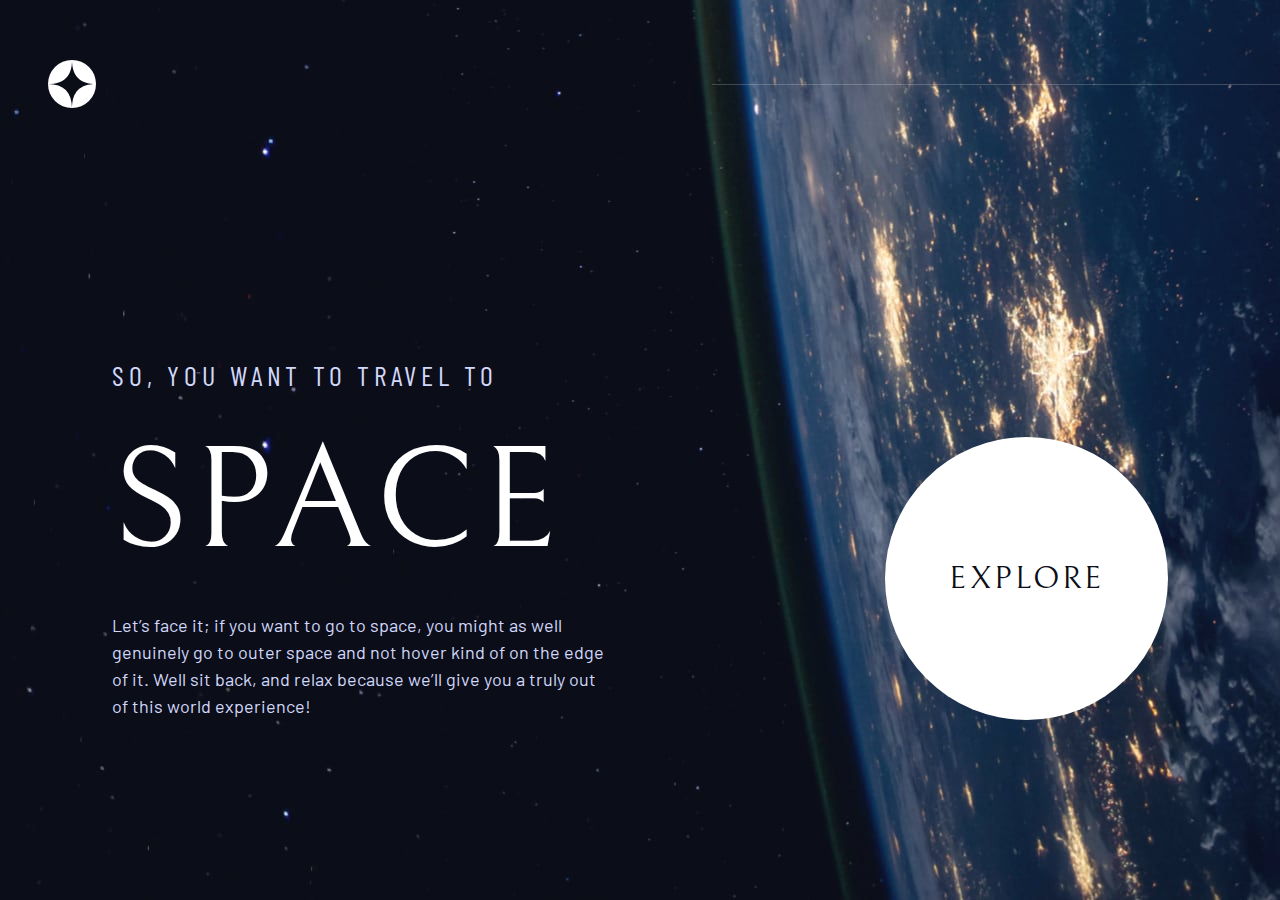
<file: html/index.html>
<!DOCTYPE html>
<html lang="en">
  <head>
    <meta charset="UTF-8" />
    <meta http-equiv="X-UA-Compatible" content="IE=edge" />
    <meta name="viewport" content="width=device-width, initial-scale=1.0" />
    <title>Document</title>
    <link rel="stylesheet" href="../../css/main.css" />

    <!-- Fonts -->
    <link rel="preconnect" href="https://fonts.googleapis.com" />
    <link rel="preconnect" href="https://fonts.gstatic.com" crossorigin />
    <link href="https://fonts.googleapis.com/css2?family=Barlow+Condensed:wght@400;700&family=Bellefair&family=Barlow:wght@400;700&display=swap" rel="stylesheet">
  </head>
  <body class="home">
    <header class="primary-header flex">
      <div>
        <img class="logo" alt="space tourism logo" src="./../assets/shared/logo.svg">
        <!-- If image is a flex item it can cause problems, therefore put it in a div -->
      </div>
      <!-- <nav class="primary-nav">
        <ul class="flex underline-indicators">
          <li class="active"><a  href="index.html"class="uppercase fs-300 text-white ff-sans-cond"><span>00</span> Home</a></li>
          <li><a href="#" class="letter-spacing-2 uppercase fs-300 text-white ff-sans-cond"><span>01</span> Destination</a></li>
          <li><a href="#" class="letter-spacing-2 uppercase fs-300 text-white ff-sans-cond"><span>02</span> Crew</a></li>
          <li><a href="#" class="letter-spacing-2 uppercase fs-300 text-white ff-sans-cond"><span>03</span> Technology</a></li>
        </ul>
      </nav> -->
    </header>
      
      <div class="grid-container grid-container--home">
        <div>
          <h1 class="fs-500 ff-sans-cond text-light uppercase letter-spacing-1">So, you want to travel to <span class="d-block fs-900 ff-serif uppercase text-white">Space</span></h1>
          <p class="text-light">Let’s face it; if you want to go to space, you might as well genuinely go to 
            outer space and not hover kind of on the edge of it. Well sit back, and relax 
            because we’ll give you a truly out of this world experience! </p>
        </div>
        <div>
          <a class="btn-large uppercase ff-serif text-dark letter-spacing-2" href="#">Explore</a>
        </div>
        
      </div>
      
  </body>
</html>
</file>
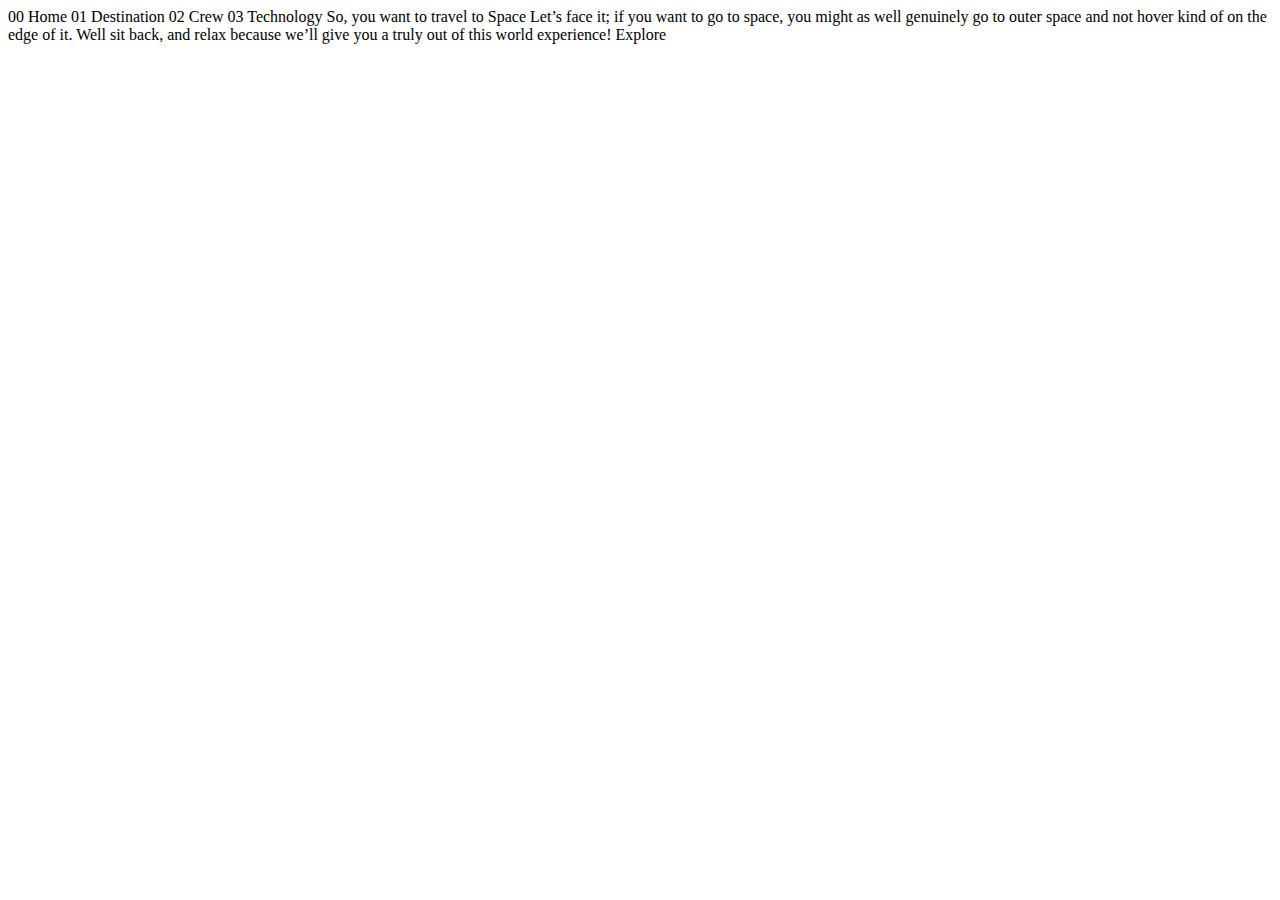
<file: design/space-tourism-website-main/starter-code/index.html>
<!DOCTYPE html>
<html lang="en">
<head>
  <meta charset="UTF-8">
  <meta name="viewport" content="width=device-width, initial-scale=1.0">

  <link rel="icon" type="image/png" sizes="32x32" href="./assets/favicon-32x32.png">
  
  <title>Frontend Mentor | Space tourism website</title>
</head>
<body>

  00 Home
  01 Destination
  02 Crew
  03 Technology

  So, you want to travel to
  Space
  Let’s face it; if you want to go to space, you might as well genuinely go to 
  outer space and not hover kind of on the edge of it. Well sit back, and relax 
  because we’ll give you a truly out of this world experience!

  Explore

</body>
</html>
</file>
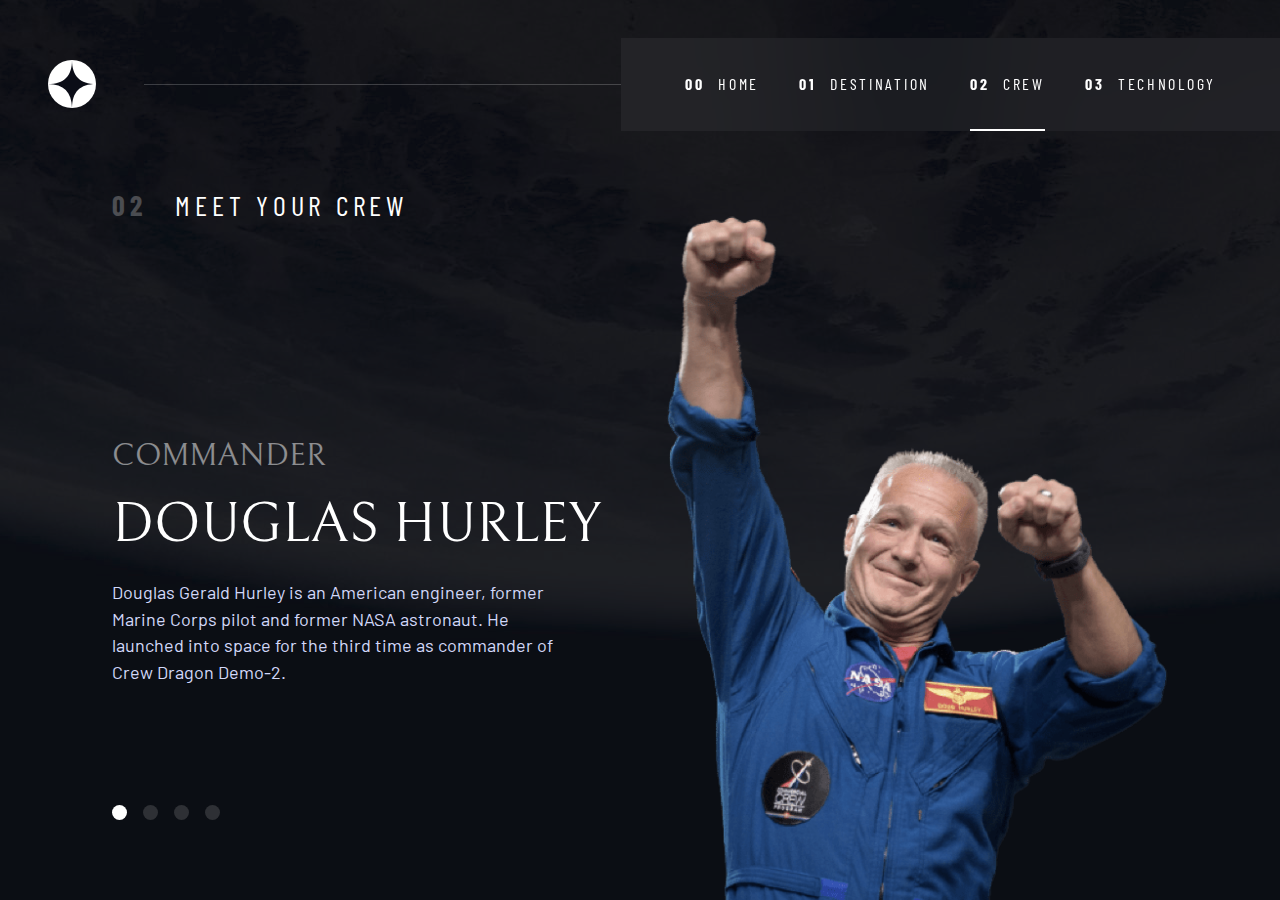
<file: html/crew.html>
<!DOCTYPE html>
<html lang="en">
  <head>
    <meta charset="UTF-8" />
    <meta http-equiv="X-UA-Compatible" content="IE=edge" />
    <meta name="viewport" content="width=device-width, initial-scale=1.0" />
    <title>Document</title>
    <link rel="stylesheet" href="../css/main.css" />

    <!-- Fonts -->
    <link rel="preconnect" href="https://fonts.googleapis.com" />
    <link rel="preconnect" href="https://fonts.gstatic.com" crossorigin />
    <link href="https://fonts.googleapis.com/css2?family=Barlow+Condensed:wght@400;700&family=Bellefair&family=Barlow:wght@400;700&display=swap" rel="stylesheet">
  </head>
  <body class="crew">
    <header class="primary-header flex">
      <div>
        <img class="logo" alt="space tourism logo" src="./../assets/shared/logo.svg">
        <!-- If image is a flex item it can cause problems, therefore put it in a div -->
      </div>
      <button class="mobile-nav-toggle" aria-controls="primary-navigation"></button>
      <nav>
        <ul id="primary-navigation" class="flex underline-indicators primary-navigation">
          <li><a  href="index.html"class="letter-spacing-2 uppercase fs-300 text-white ff-sans-cond"><span>00</span> Home</a></li>
          <li><a href="destination.html" class="letter-spacing-2 uppercase fs-300 text-white ff-sans-cond"><span>01</span> Destination</a></li>
          <li class="active"><a href="crew.html" class="letter-spacing-2 uppercase fs-300 text-white ff-sans-cond"><span>02</span> Crew</a></li>
          <li><a href="technology.html" class="letter-spacing-2 uppercase fs-300 text-white ff-sans-cond"><span>03</span> Technology</a></li>
        </ul>
      </nav>
    </header>
    
    <main class="grid-container grid-container--crew">
        <h1 class="numbered-title"><span>02</span> Meet Your Crew</h1>

        <div class="crew__members">
          <img class="crew__member active-img" data-crewImg="douglas-hurley" src="../assets/crew/image-douglas-hurley.png" />
          <img class="crew__member img-smaller" data-crewImg="mark-shuttleworth" src="../assets/crew/image-mark-shuttleworth.png" />
          <img class="crew__member" data-crewImg="victor-glover" src="../assets/crew/image-victor-glover.png" />
          <img class="crew__member" data-crewImg="anousheh-ansari" src="../assets/crew/image-anousheh-ansari.png" />
        </div>

        <div class="flow crew-details">
          <nav class="crew__nav">
            <div class="flex dot-indicators">
                <button data-crewNav="douglas-hurley" class="active"></button>
                <button data-crewNav="mark-shuttleworth"></button>
                <button data-crewNav="victor-glover"></button>
                <button data-crewNav="anousheh-ansari"></button>
            </div>
          </nav>

          <article data-articleCrew="douglas-hurley">
            <h2 class="fs-600 ff-serif text-white text-opacity-5 uppercase">Commander</h2>
            <h1 class="fs-700 ff-serif text-white uppercase">Douglas Hurley</h1>
            <p class="fs-400 ff-sans-normal text-light">Douglas Gerald Hurley is an American engineer, former Marine Corps pilot and former NASA astronaut. He launched into space for the third time 
              as commander of Crew Dragon Demo-2.</p>
          </article>    
          
          <article data-articleCrew="mark-shuttleworth" hidden>
            <h2 class="fs-600 ff-serif text-white text-opacity-5 uppercase">Mission Specialist</h2>
            <h1 class="fs-700 ff-serif text-white uppercase">>Mark Shuttleworth</h1>
            <p class="fs-400 ff-sans-normal text-light">Mark Richard Shuttleworth is the founder and CEO of Canonical, the company behind the Linux-based Ubuntu operating system. Shuttleworth became 
              the first South African to travel to space as a space tourist.</p>
          </article>    

          <!-- <article data-articleCrew="mark-shuttleworth" hidden>
            <h2 class="fs-600 ff-serif text-white text-opacity-5 uppercase">Mission Specialist</h2>
            <h1 class="fs-700 ff-serif text-white uppercase">Mark Shuttleworth</h1>
            <p class="fs-400 ff-sans-normal text-light">Mark Richard Shuttleworth is the founder and CEO of Canonical, the company behind the Linux-based Ubuntu operating system. Shuttleworth became 
              the first South African to travel to space as a space tourist.</p>
          </article>   -->

          <article data-articleCrew="victor-glover" hidden>
            <h2 class="fs-600 ff-serif text-white text-opacity-5 uppercase">Pilot</h2>
            <h1 class="fs-700 ff-serif text-white uppercase">Victor Glover</h1>
            <p class="fs-400 ff-sans-normal text-light">Pilot on the first operational flight of the SpaceX Crew Dragon to the International Space Station. Glover is a commander in the U.S. Navy where 
              he pilots an F/A-18.He was a crew member of Expedition 64, and served as a station systems flight engineer. </p>
          </article>  

          <article data-articleCrew="anousheh-ansari" hidden>
            <h2 class="fs-600 ff-serif text-white text-opacity-5 uppercase">Flight Engineer</h2>
            <h1 class="fs-700 ff-serif text-white uppercase">Anousheh Ansari</h1>
            <p class="fs-400 ff-sans-normal text-light">Anousheh Ansari is an Iranian American engineer and co-founder of Prodea Systems. Ansari was the fourth self-funded space tourist, the first self-funded 
              woman to fly to the ISS, and the first Iranian in space. </p>
          </div>  
        </article>

    </main>
      
      <script src="../scripts/script.js"></script>
  </body>
</html>
</file>
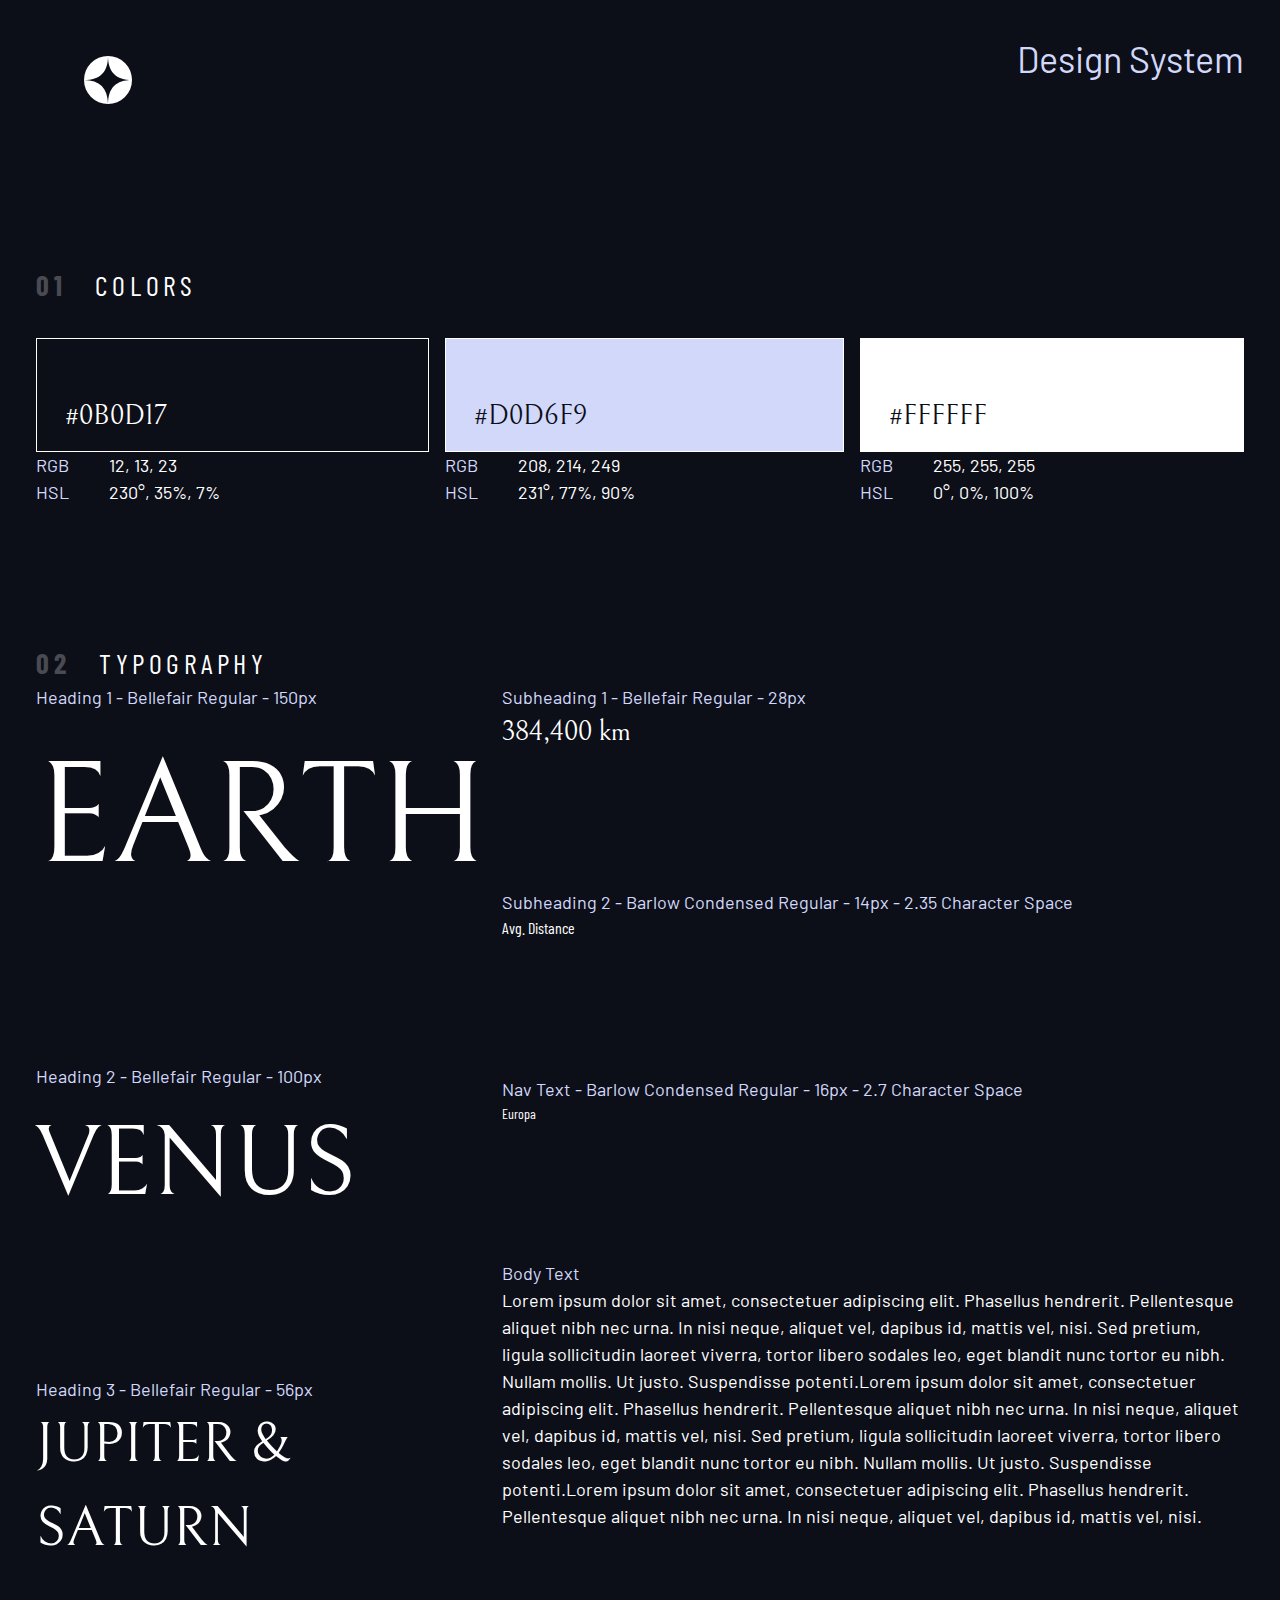
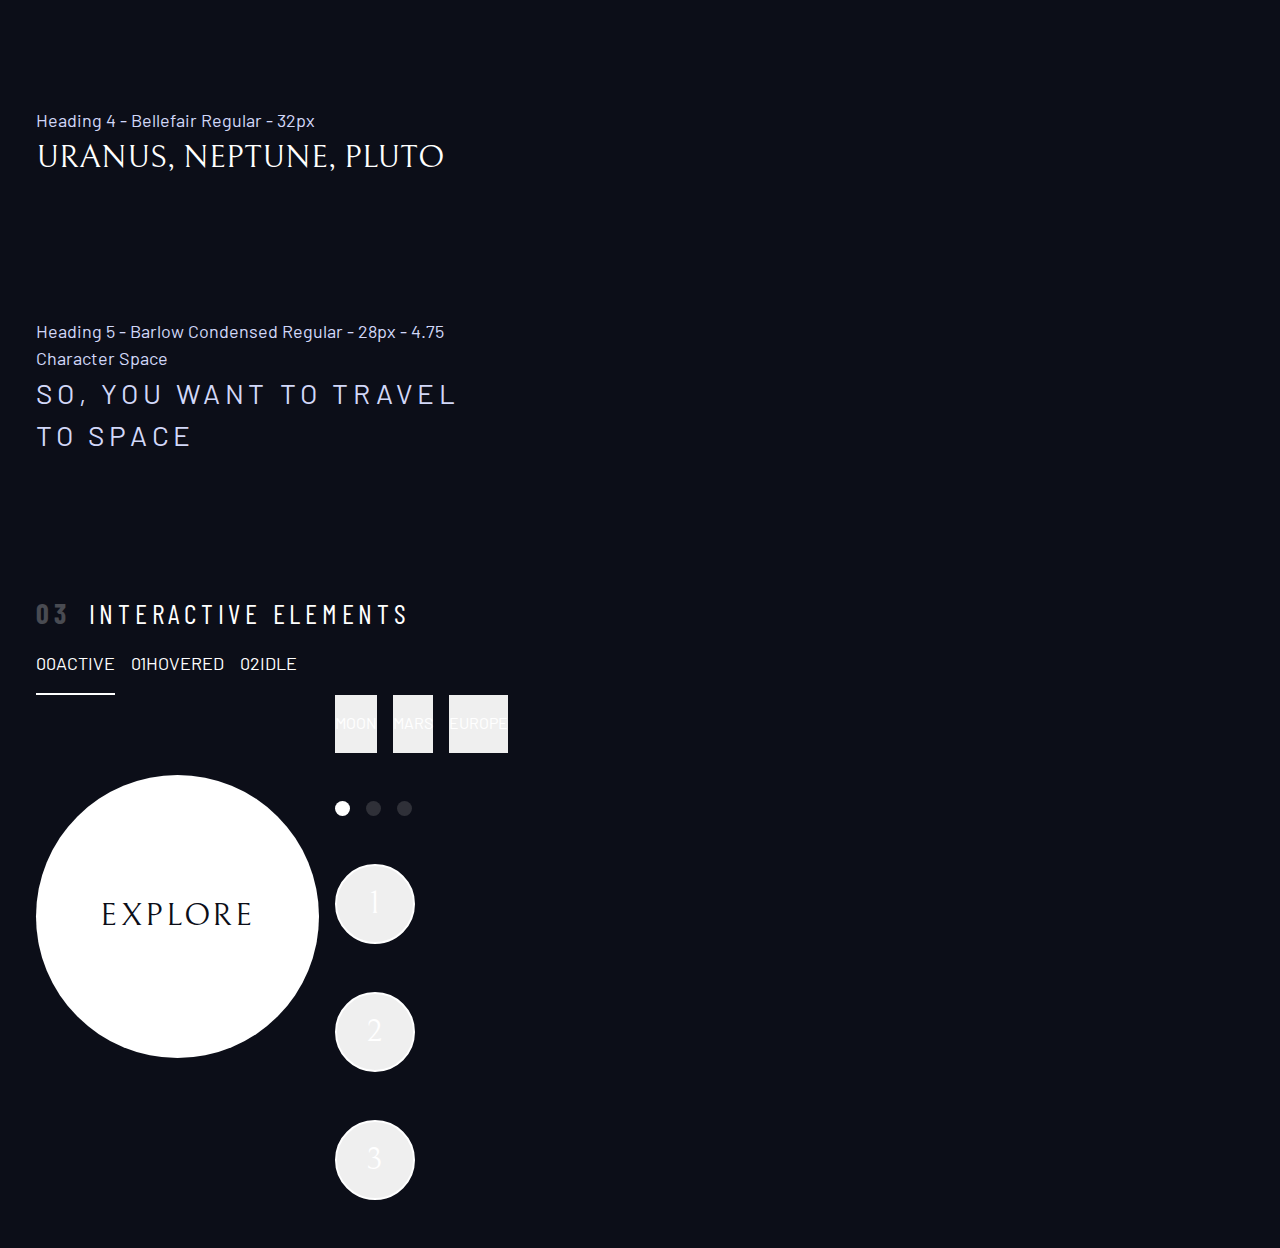
<file: html/design-system.html>
<!DOCTYPE html>
<html lang="en">
<head>
    <meta charset="UTF-8">
    <meta http-equiv="X-UA-Compatible" content="IE=edge">
    <meta name="viewport" content="width=device-width, initial-scale=1.0">
    <title>Design-System</title>
    <link rel="stylesheet" href="../css/main.css" />

    <!-- Fonts -->
    <link rel="preconnect" href="https://fonts.googleapis.com" />
    <link rel="preconnect" href="https://fonts.gstatic.com" crossorigin />
    <link href="https://fonts.googleapis.com/css2?family=Barlow+Condensed:wght@400;700&family=Bellefair&family=Barlow:wght@400;700&display=swap" rel="stylesheet">
<body>
    <!-- Styles only needed for the design system to look the same as the mockup. -->
    <style>
        .span-padding-right { padding-right: 2em; }
        
        .clr-container {
            border: 1px solid #fff;
            padding: 2em 0 .5em 1em;
        }

        .colors .flex > div { flex-grow: 1; }

        .header {
            justify-content: space-between; 
            margin: 2rem 0 0;
        }

        .logo {
            max-width: 100%;
            display: block;
            height: 100%;
        }

        .title-spacing {
            margin-bottom: 2rem;
        }

    </style>


    <div class="container flow" style="--flow-space: 8.5rem">
        <div class="flex header">
            <img class="logo" src="../assets/shared/logo.svg">
            <h1 class="text-light">Design System</h1>
        </div>

        <section class="colors">
            <h2 class="numbered-title title-spacing"><span>01</span> colors</h2>
            <div class="flex">
                <div>
                    <div class="ff-serif fs-500 clr-container">#0B0D17</div>
                    <p class=""><span class="text-light span-padding-right">RGB</span> 12, 13, 23</p>
                    <p><span class="text-light span-padding-right">HSL</span> 230°, 35%, 7%</p>
                </div>
    
                <div>
                    <div class="ff-serif fs-500 text-dark clr-container bg-light">#D0D6F9</div>
                    <p class=""><span class="text-light span-padding-right">RGB</span> 208, 214, 249</p>
                    <p><span class="text-light span-padding-right">HSL</span> 231°, 77%, 90%</p>
                </div>
    
                <div>
                    <div class="ff-serif fs-500 text-dark clr-container bg-white">#FFFFFF</div>
                    <p class=""><span class="text-light span-padding-right">RGB</span> 255, 255, 255</p>
                    <p><span class="text-light span-padding-right">HSL</span> 0°, 0%, 100%</p>
                </div>
            </div>          
        </section>

        <section class="typography">
            <h2 class="numbered-title"><span>02</span> Typography</h2>
            <div class="flex typography__container">
                <div class="typography__column flow">
                    <div>
                        <p class="text-light">Heading 1 - Bellefair Regular - 150px</p>
                        <p class="fs-900 ff-serif uppercase">Earth</p>
                    </div>
        
                    <div>
                        <p class="text-light">Heading 2 - Bellefair Regular - 100px</p>
                        <p class="fs-800 ff-serif uppercase">Venus</p>
                    </div>
        
                    <div>
                        <p class="text-light">Heading 3 - Bellefair Regular - 56px</p>
                        <p class="fs-700 ff-serif uppercase">Jupiter & Saturn</p>
                    </div>
        
                    <div>
                        <p class="text-light">Heading 4 - Bellefair Regular - 32px</p>
                        <p class="fs-600 ff-serif uppercase">Uranus, Neptune, Pluto</p>
                    </div>
        
                    <div>
                        <p class="text-light">Heading 5 - Barlow Condensed Regular - 28px - 4.75 Character Space</p>
                        <p class="fs-500 ff-sans-normal text-light uppercase letter-spacing-1">
                            So, you want to travel to space</p>
                    </div>
                </div>
                
                <div class="typography__column flow">
                    <div>
                        <p class="text-light">Subheading 1 - Bellefair Regular - 28px</p>
                        <p class="fs-500 ff-serif">384,400 km</p>
                    </div>
        
                    <div>
                        <p class="text-light">Subheading 2 - Barlow Condensed Regular - 14px - 2.35 Character Space</p>
                        <p class="fs-300 ff-sans-cond">Avg. Distance</p>
                    </div>
        
                    <div>
                        <p class="text-light">Nav Text - Barlow Condensed Regular - 16px - 2.7 Character Space</p>
                        <p class="fs-200 ff-sans-cond">Europa</p>
                    </div>
        
                    <div>
                        <p class="text-light">Body Text</p>
                        <p>Lorem ipsum dolor sit amet, consectetuer adipiscing elit. Phasellus hendrerit. Pellentesque 
                            aliquet nibh nec urna. In nisi neque, aliquet vel, dapibus id, mattis vel, nisi. Sed pretium, ligula sollicitudin 
                            laoreet viverra, tortor libero sodales leo, eget blandit nunc tortor eu nibh. Nullam mollis. Ut justo. Suspendisse 
                            potenti.Lorem ipsum dolor sit amet, consectetuer adipiscing elit. Phasellus hendrerit. Pellentesque aliquet nibh nec 
                            urna. In nisi neque, aliquet vel, dapibus id, mattis vel, nisi. Sed pretium, ligula sollicitudin laoreet viverra, 
                            tortor libero sodales leo, eget blandit nunc tortor eu nibh. Nullam mollis. Ut justo. Suspendisse potenti.Lorem ipsum 
                            dolor sit amet, consectetuer adipiscing elit. Phasellus hendrerit. Pellentesque aliquet nibh nec urna. In nisi neque, 
                            aliquet vel, dapibus id, mattis vel, nisi. </p>
                    </div>
                </div>
            </div>  
        </section>

        <section class="interactive-elements">
            <h2 class="numbered-title"><span>03</span>Interactive Elements</h2>
            <nav>
                <ul class="primary-nav flex underline-indicators">
                    <li class="active"><a class="uppercase text-white"><span>00</span>active</a></li>
                    <li><a class="uppercase text-white"><span>01</span>hovered</a></li>
                    <li><a class="uppercase text-white"><span>02</span>idle</a></li>
                </ul>
            </nav>
            <div class="flex">
                <div>
                    <div style="margin-top: 5rem;">
                        <a class="btn-large uppercase ff-serif fs-600 text-dark letter-spacing-2" href="#">Explore</a>
                    </div>
                </div>
                <div class="flow" style="--flow-space: 3rem">
                    <nav>
                        <div class="flex underline-indicators">
                            <button class="uppercase fs-300 text-white">Moon</button>
                            <button class="uppercase fs-300 text-white">Mars</button>
                            <button class="uppercase fs-300 text-white">Europe</button>
                        </div>
                    </nav>

                    <nav>
                        <div class="flex dot-indicators">
                            <button class="active"></button>
                            <button></button>
                            <button></button>
                        </div>
                    </nav>

                    <nav>
                        <div class="count-indicators flow">
                            <button class="active text-white fs-600 ff-serif">1</button>
                            <button class="active text-white fs-600 ff-serif">2</button>
                            <button class="active text-white fs-600 ff-serif">3</button>
                        </div>
                    </nav>

                    <nav>

                    </nav>
                    
                </div>
            </div>
        </section>
        
    </div>
</body>
</html>
</file>
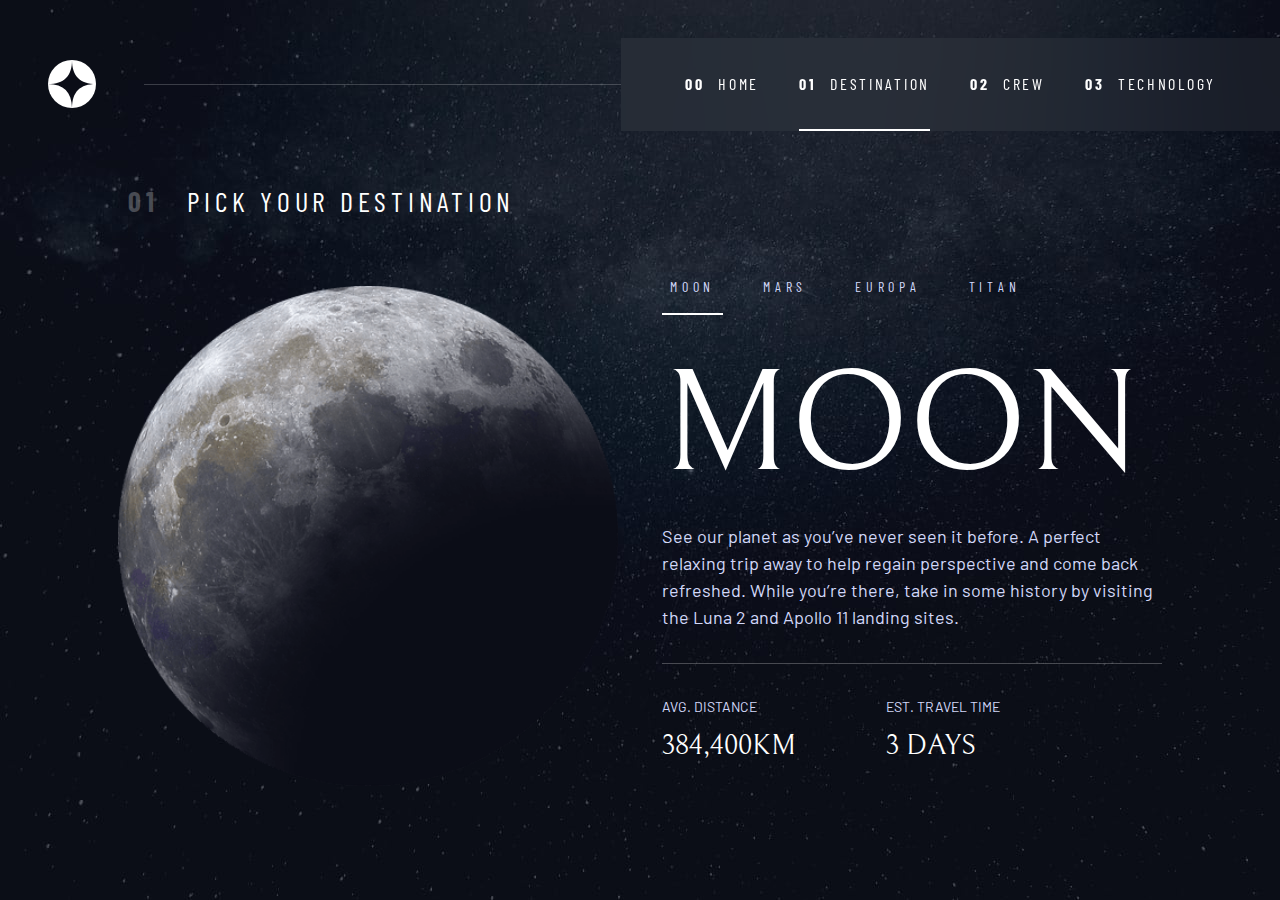
<file: html/destination.html>
<!DOCTYPE html>
<html lang="en">
  <head>
    <meta charset="UTF-8" />
    <meta http-equiv="X-UA-Compatible" content="IE=edge" />
    <meta name="viewport" content="width=device-width, initial-scale=1.0" />
    <title>Document</title>
    <link rel="stylesheet" href="../css/main.css" />

    <!-- Fonts -->
    <link rel="preconnect" href="https://fonts.googleapis.com" />
    <link rel="preconnect" href="https://fonts.gstatic.com" crossorigin />
    <link href="https://fonts.googleapis.com/css2?family=Barlow+Condensed:wght@400;700&family=Bellefair&family=Barlow:wght@400;700&display=swap" rel="stylesheet">
  </head>
  <body class="destination">
    <header class="primary-header flex">
      <div>
        <img class="logo" alt="space tourism logo" src="./../assets/shared/logo.svg">
        <!-- If image is a flex item it can cause problems, therefore put it in a div -->
      </div>
      <button class="mobile-nav-toggle" aria-controls="primary-navigation"></button>
      <nav>
        <ul id="primary-navigation" class="flex underline-indicators primary-navigation">
          <li><a  href="index.html"class="letter-spacing-2 uppercase fs-300 text-white ff-sans-cond"><span>00</span> Home</a></li>
          <li class="active"><a href="destination.html" class="letter-spacing-2 uppercase fs-300 text-white ff-sans-cond"><span>01</span> Destination</a></li>
          <li><a href="crew.html" class="letter-spacing-2 uppercase fs-300 text-white ff-sans-cond"><span>02</span> Crew</a></li>
          <li><a href="technology.html" class="letter-spacing-2 uppercase fs-300 text-white ff-sans-cond"><span>03</span> Technology</a></li>
        </ul>
      </nav>
    </header>
      
    <main class="grid-container grid-container--destination flow">
      <div class="flow destination--planet">
        <h1 class="numbered-title"><span>01</span> Pick your Destination</h1>
        <img class="destination--planet active-img" data-planetImg="moon" src="../assets/destination/image-moon.png">
        <img class="destination--planet" data-planetImg="mars" src="../assets/destination/image-mars.png">
        <img class="destination--planet" data-planetImg="europa" src="../assets/destination/image-europa.png">
        <img class="destination--planet" data-planetImg="titan" src="../assets/destination/image-titan.png">
      </div>

      <div class="destination--info flow"> 
        <nav>
          <ul class="underline-indicators flex">
            <li data-destination="moon" class="fs-200 ff-sans-cond letter-spacing-1 uppercase text-light active">Moon</li>
            <li data-destination="mars" class="fs-200 ff-sans-cond letter-spacing-1 uppercase text-light">Mars</li>
            <li data-destination="europa" class="fs-200 ff-sans-cond letter-spacing-1 uppercase text-light">Europa</li>
            <li data-destination="titan" class="fs-200 ff-sans-cond letter-spacing-1 uppercase text-light">Titan</li>
          </ul>
        </nav>

        <article data-articleDestination="moon">
          <div class="destination--description">
            <h2 class="fs-900 ff-serif uppercase">Moon</h2>
            <p class="text-light">See our planet as you’ve never seen it before. A perfect relaxing trip away to help regain 
              perspective and come back refreshed. While you’re there, take in some history by visiting 
              the Luna 2 and Apollo 11 landing sites.</p>
          </div>        
          <div class="flex destination--numbers">
            <div class="flow"> 
              <h3 class="uppercase text-light fs-200">AVG. Distance</h3>
              <p class="fs-500 uppercase text-white ff-serif">384,400KM</p>
            </div>
            <div class="flow">
              <h3 class="uppercase text-light fs-200">EST. Travel Time</h3>
              <p class="fs-500 uppercase text-white ff-serif">3 Days</p>
              </div>
          </div>
        </article>

        <article data-articleDestination="mars" hidden>
          <div class="destination--description">
            <h2 class="fs-900 ff-serif uppercase">Mars</h2>
            <p class="text-light">Don’t forget to pack your hiking boots. You’ll need them to tackle Olympus Mons,
               the tallest planetary mountain in our solar system. It’s two and a half times the size of Everest!</p>
          </div>        
          <div class="flex destination--numbers">
            <div class="flow"> 
              <h3 class="uppercase text-light fs-200">AVG. Distance</h3>
              <p class="fs-500 uppercase text-white ff-serif">225 MIL. km</p>
            </div>
            <div class="flow">
              <h3 class="uppercase text-light fs-200">EST. Travel Time</h3>
              <p class="fs-500 uppercase text-white ff-serif">9 months</p>
              </div>
          </div>
        </article>

        <article data-articleDestination="europa" hidden>
          <div class="destination--description">
            <h2 class="fs-900 ff-serif uppercase">Europa</h2>
            <p class="text-light">The smallest of the four Galilean moons orbiting Jupiter, Europa is a winter lover’s dream. With an icy surface, 
              it’s perfect for a bit of ice skating, curling, hockey, or simple relaxation in your snug wintery cabin.</p>
          </div>        
          <div class="flex destination--numbers">
            <div class="flow"> 
              <h3 class="uppercase text-light fs-200">AVG. Distance</h3>
              <p class="fs-500 uppercase text-white ff-serif">628 MIL. km</p>
            </div>
            <div class="flow">
              <h3 class="uppercase text-light fs-200">EST. Travel Time</h3>
              <p class="fs-500 uppercase text-white ff-serif">3 years</p>
              </div>
          </div>
        </article>

        <article data-articleDestination="titan" hidden>
          <div class="destination--description">
            <h2 class="fs-900 ff-serif uppercase">Titan</h2>
            <p class="text-light">The only moon known to have a dense atmosphere other than Earth, Titan is a home away from home 
              (just a few hundred degrees colder!). As a bonus, you get striking views of the Rings of Saturn.</p>
          </div>        
          <div class="flex destination--numbers">
            <div class="flow"> 
              <h3 class="uppercase text-light fs-200">AVG. Distance</h3>
              <p class="fs-500 uppercase text-white ff-serif">1.6 BIL. km</p>
            </div>
            <div class="flow">
              <h3 class="uppercase text-light fs-200">EST. Travel Time</h3>
              <p class="fs-500 uppercase text-white ff-serif">7 years</p>
              </div>
          </div>
        </article>
      </div>
    </main>
      
      <script src="../scripts/script.js"></script>
  </body>
</html>
</file>
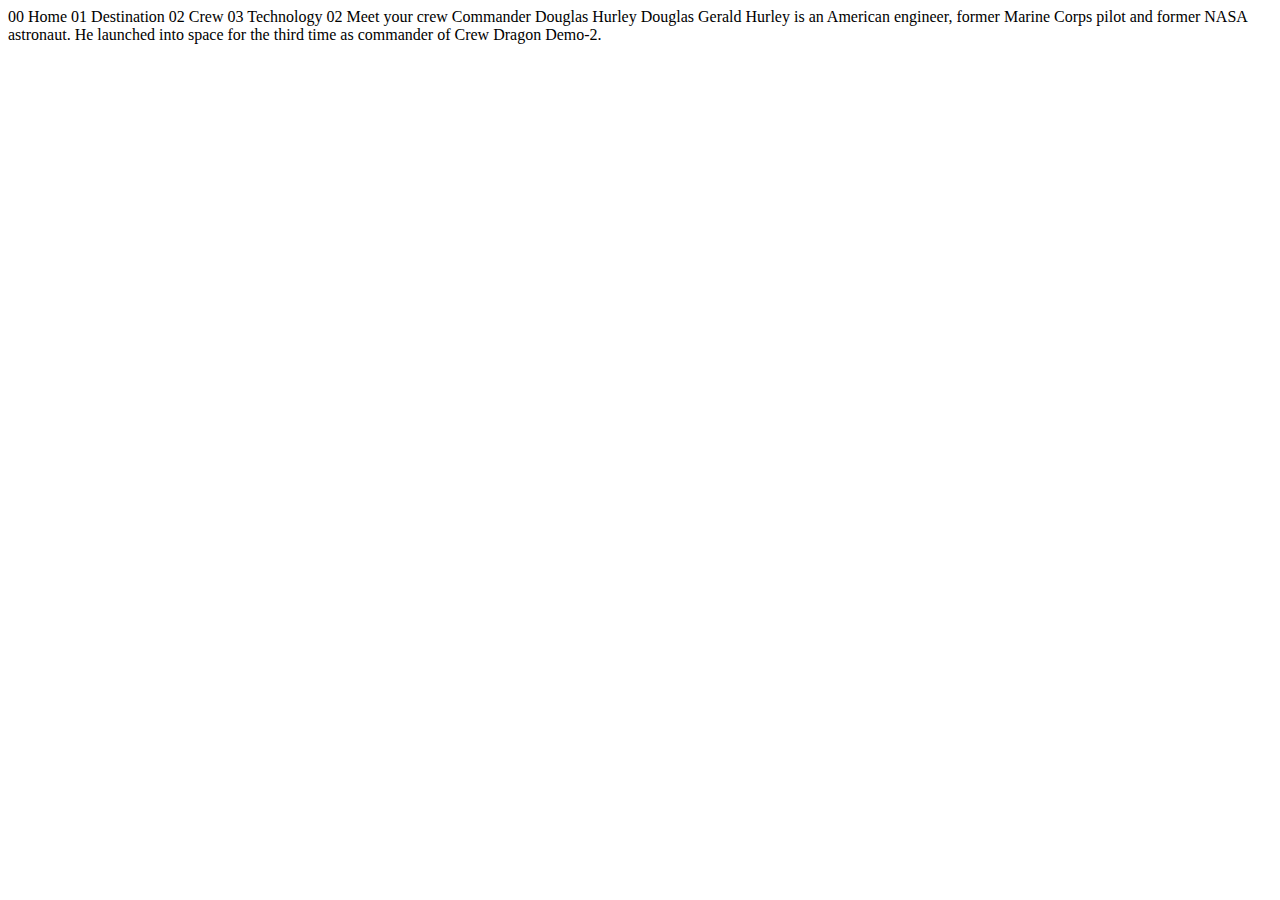
<file: design/space-tourism-website-main/starter-code/crew-commander.html>
<!DOCTYPE html>
<html lang="en">
<head>
  <meta charset="UTF-8">
  <meta name="viewport" content="width=device-width, initial-scale=1.0">

  <link rel="icon" type="image/png" sizes="32x32" href="./assets/favicon-32x32.png">
  
  <title>Frontend Mentor | Space tourism website</title>
</head>
<body>

  00 Home
  01 Destination
  02 Crew
  03 Technology

  02 Meet your crew

  Commander
  Douglas Hurley

  Douglas Gerald Hurley is an American engineer, former Marine Corps pilot 
  and former NASA astronaut. He launched into space for the third time as 
  commander of Crew Dragon Demo-2.
</body>
</html>
</file>
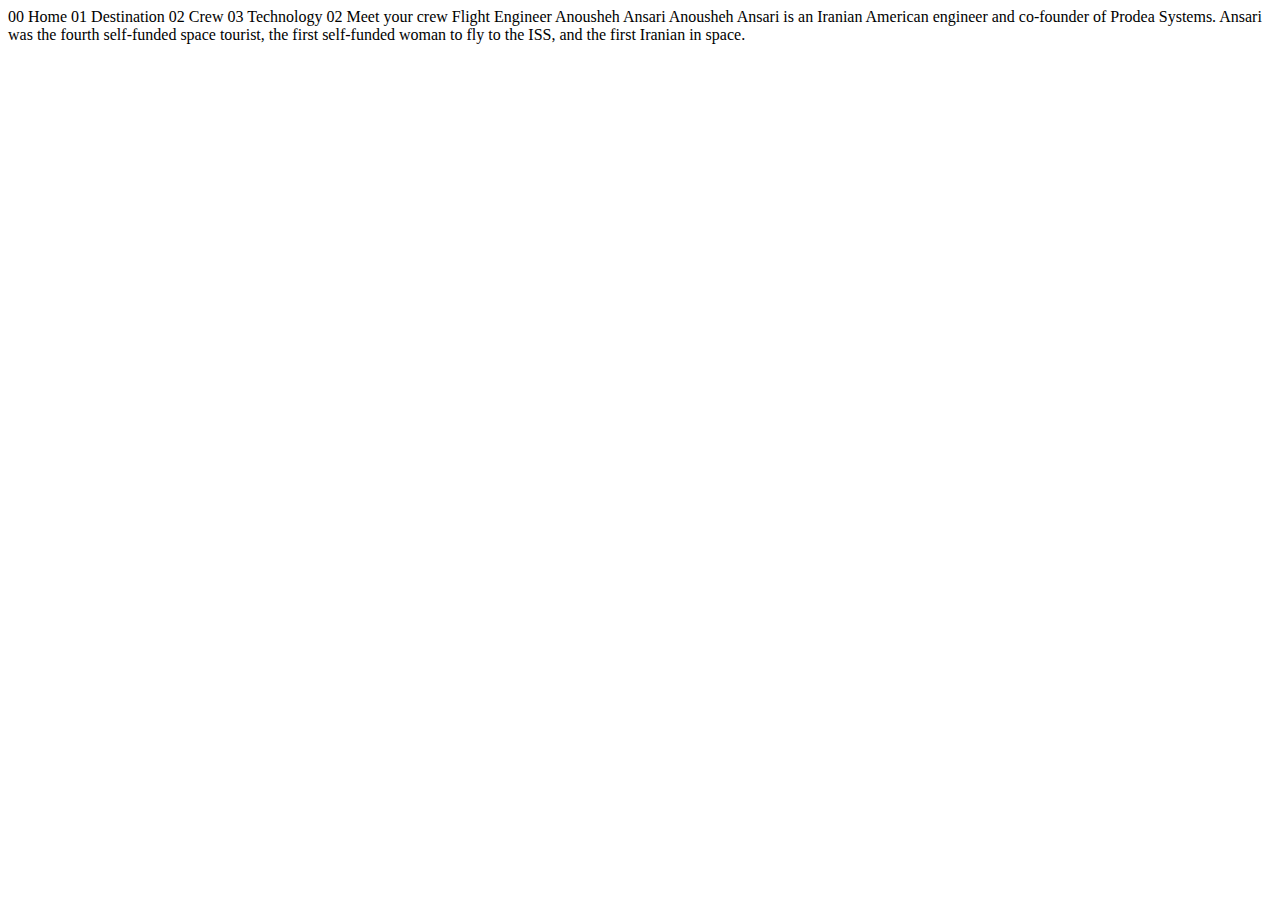
<file: design/space-tourism-website-main/starter-code/crew-engineer.html>
<!DOCTYPE html>
<html lang="en">
<head>
  <meta charset="UTF-8">
  <meta name="viewport" content="width=device-width, initial-scale=1.0">

  <link rel="icon" type="image/png" sizes="32x32" href="./assets/favicon-32x32.png">
  
  <title>Frontend Mentor | Space tourism website</title>
</head>
<body>

  00 Home
  01 Destination
  02 Crew
  03 Technology

  02 Meet your crew

  Flight Engineer
  Anousheh Ansari

  Anousheh Ansari is an Iranian American engineer and co-founder of Prodea Systems. 
  Ansari was the fourth self-funded space tourist, the first self-funded woman to 
  fly to the ISS, and the first Iranian in space. 
</body>
</html>
</file>
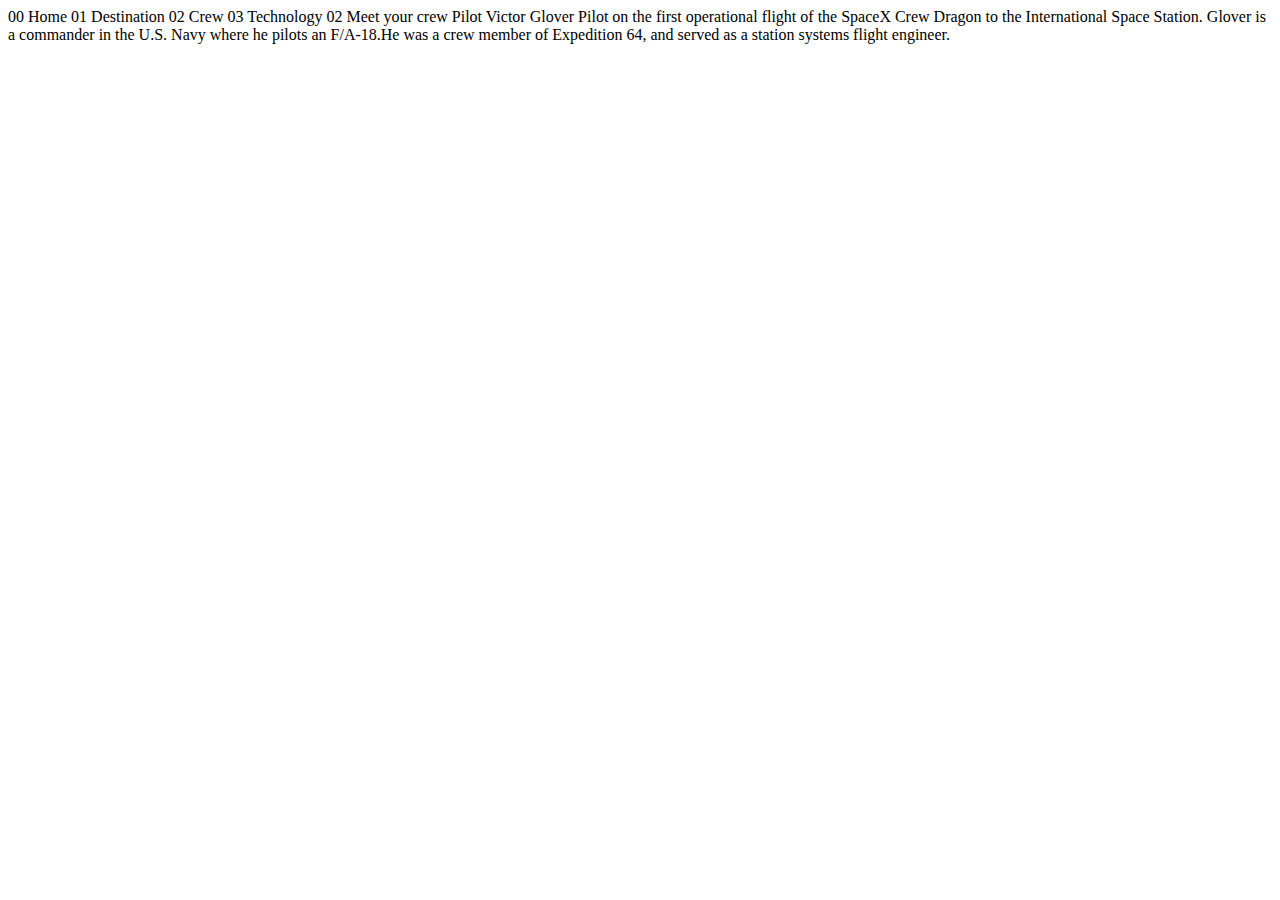
<file: design/space-tourism-website-main/starter-code/crew-pilot.html>
<!DOCTYPE html>
<html lang="en">
<head>
  <meta charset="UTF-8">
  <meta name="viewport" content="width=device-width, initial-scale=1.0">

  <link rel="icon" type="image/png" sizes="32x32" href="./assets/favicon-32x32.png">
  
  <title>Frontend Mentor | Space tourism website</title>
</head>
<body>

  00 Home
  01 Destination
  02 Crew
  03 Technology

  02 Meet your crew

  Pilot
  Victor Glover

  Pilot on the first operational flight of the SpaceX Crew Dragon to the 
  International Space Station. Glover is a commander in the U.S. Navy where 
  he pilots an F/A-18.He was a crew member of Expedition 64, and served as a 
  station systems flight engineer. 
</body>
</html>
</file>
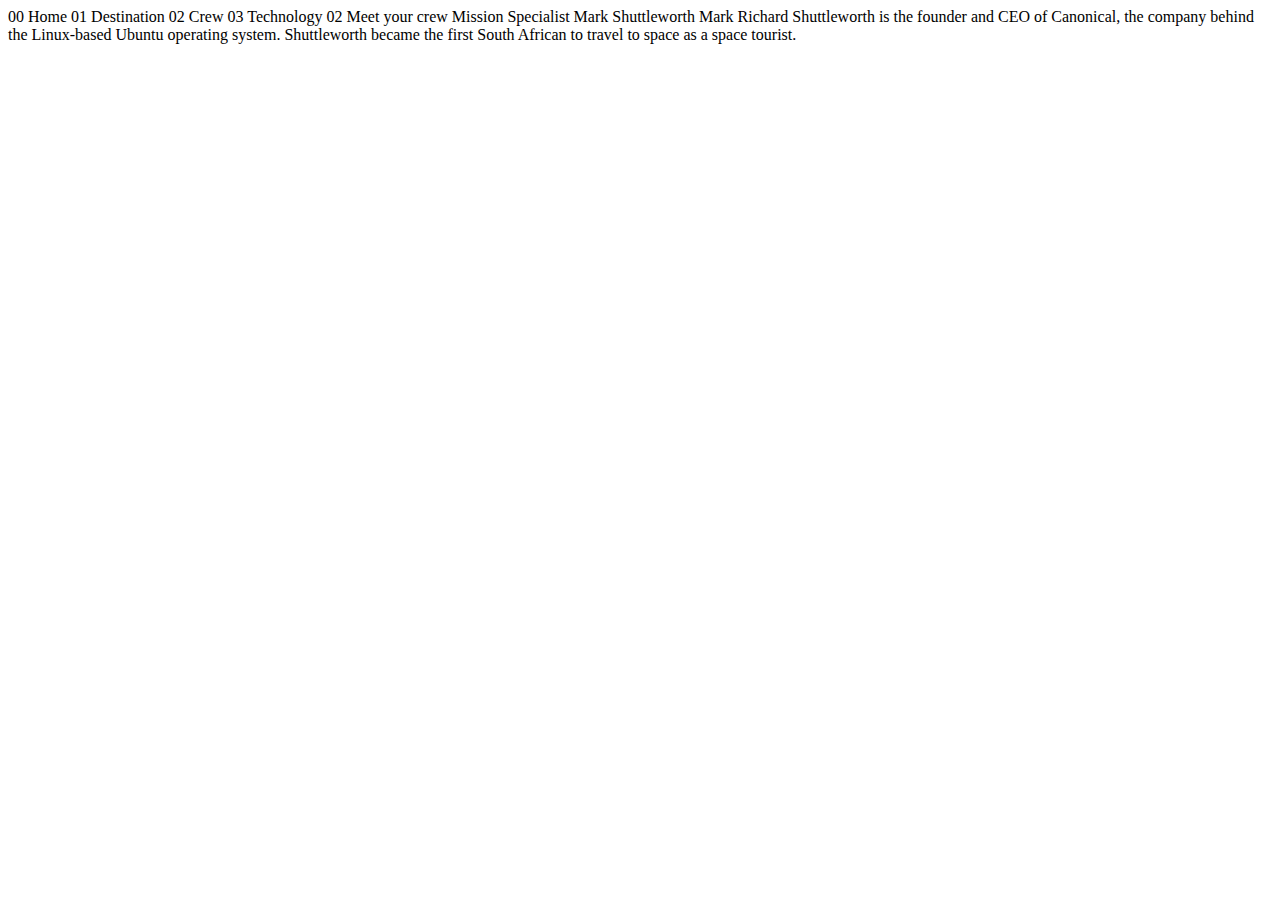
<file: design/space-tourism-website-main/starter-code/crew-specialist.html>
<!DOCTYPE html>
<html lang="en">
<head>
  <meta charset="UTF-8">
  <meta name="viewport" content="width=device-width, initial-scale=1.0">

  <link rel="icon" type="image/png" sizes="32x32" href="./assets/favicon-32x32.png">
  
  <title>Frontend Mentor | Space tourism website</title>
</head>
<body>

  00 Home
  01 Destination
  02 Crew
  03 Technology

  02 Meet your crew

  Mission Specialist
  Mark Shuttleworth

  Mark Richard Shuttleworth is the founder and CEO of Canonical, the company behind 
  the Linux-based Ubuntu operating system. Shuttleworth became the first South 
  African to travel to space as a space tourist.
</body>
</html>
</file>
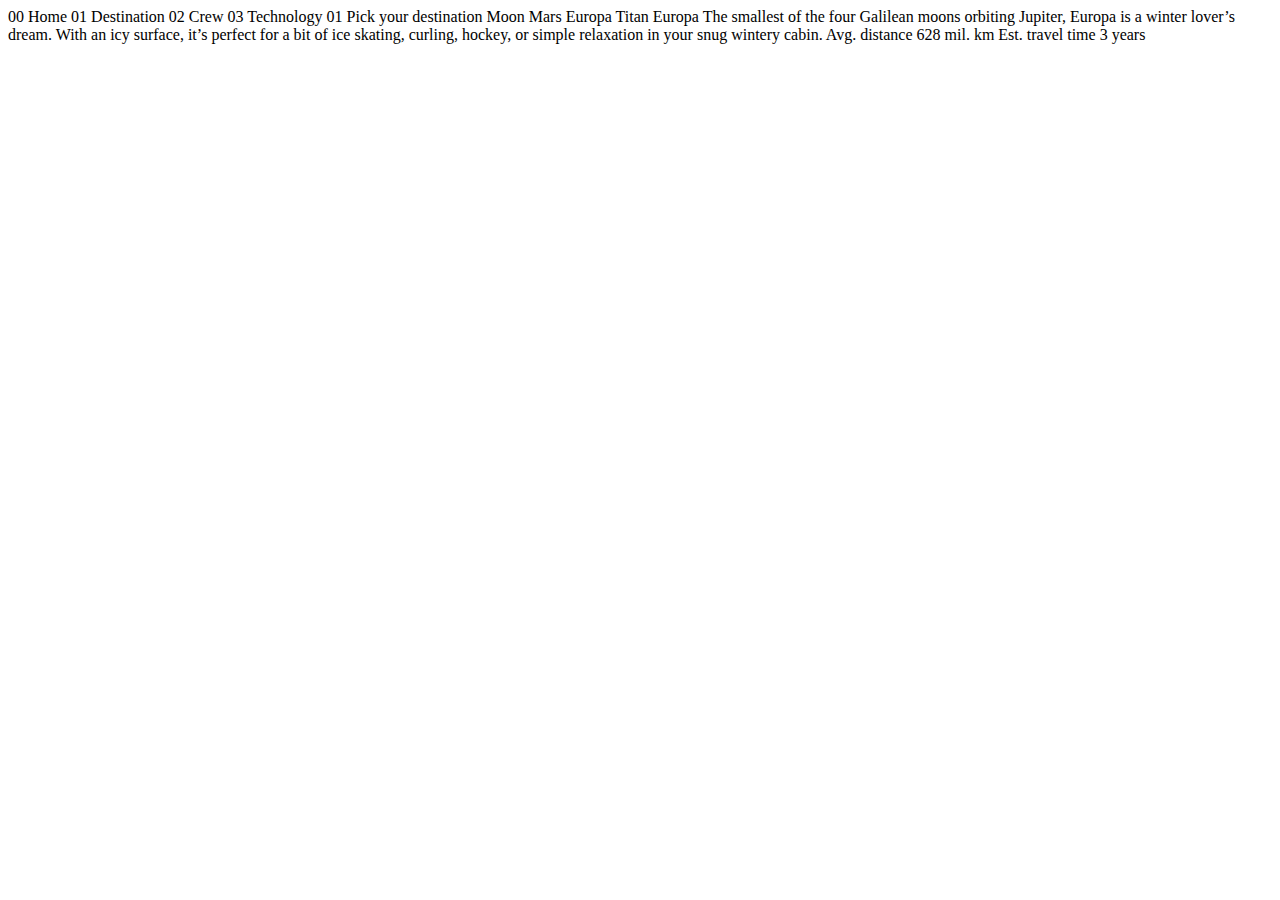
<file: design/space-tourism-website-main/starter-code/destination-europa.html>
<!DOCTYPE html>
<html lang="en">
<head>
  <meta charset="UTF-8">
  <meta name="viewport" content="width=device-width, initial-scale=1.0">

  <link rel="icon" type="image/png" sizes="32x32" href="./assets/favicon-32x32.png">
  
  <title>Frontend Mentor | Space tourism website</title>
</head>
<body>

  00 Home
  01 Destination
  02 Crew
  03 Technology

  01 Pick your destination

  Moon
  Mars
  Europa
  Titan

  Europa

  The smallest of the four Galilean moons orbiting Jupiter, Europa is a 
  winter lover’s dream. With an icy surface, it’s perfect for a bit of 
  ice skating, curling, hockey, or simple relaxation in your snug 
  wintery cabin.

  Avg. distance
  628 mil. km

  Est. travel time
  3 years
</body>
</html>
</file>
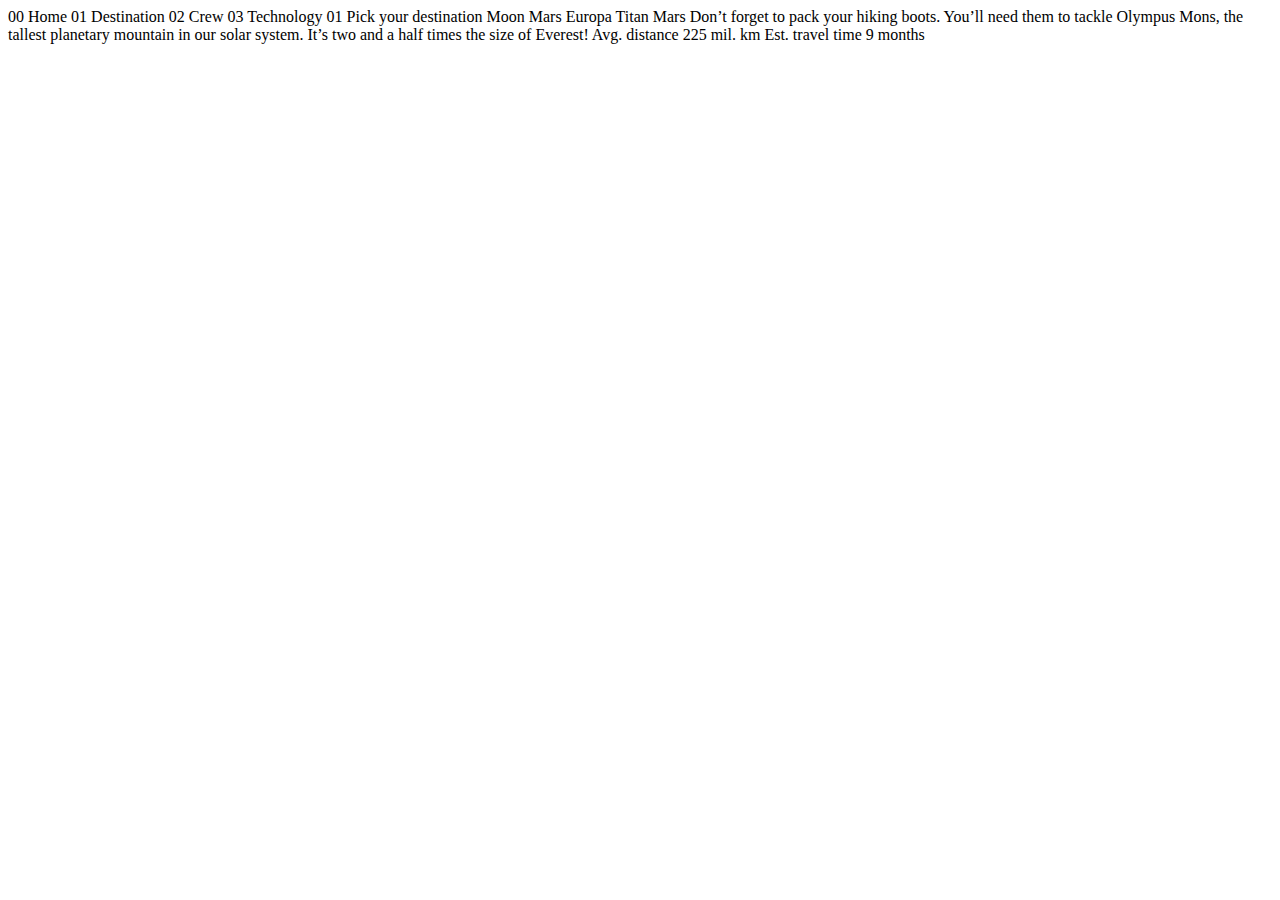
<file: design/space-tourism-website-main/starter-code/destination-mars.html>
<!DOCTYPE html>
<html lang="en">
<head>
  <meta charset="UTF-8">
  <meta name="viewport" content="width=device-width, initial-scale=1.0">

  <link rel="icon" type="image/png" sizes="32x32" href="./assets/favicon-32x32.png">
  
  <title>Frontend Mentor | Space tourism website</title>
</head>
<body>

  00 Home
  01 Destination
  02 Crew
  03 Technology

  01 Pick your destination

  Moon
  Mars
  Europa
  Titan

  Mars

  Don’t forget to pack your hiking boots. You’ll need them to tackle Olympus Mons, 
  the tallest planetary mountain in our solar system. It’s two and a half times 
  the size of Everest!

  Avg. distance
  225 mil. km

  Est. travel time
  9 months
</body>
</html>
</file>
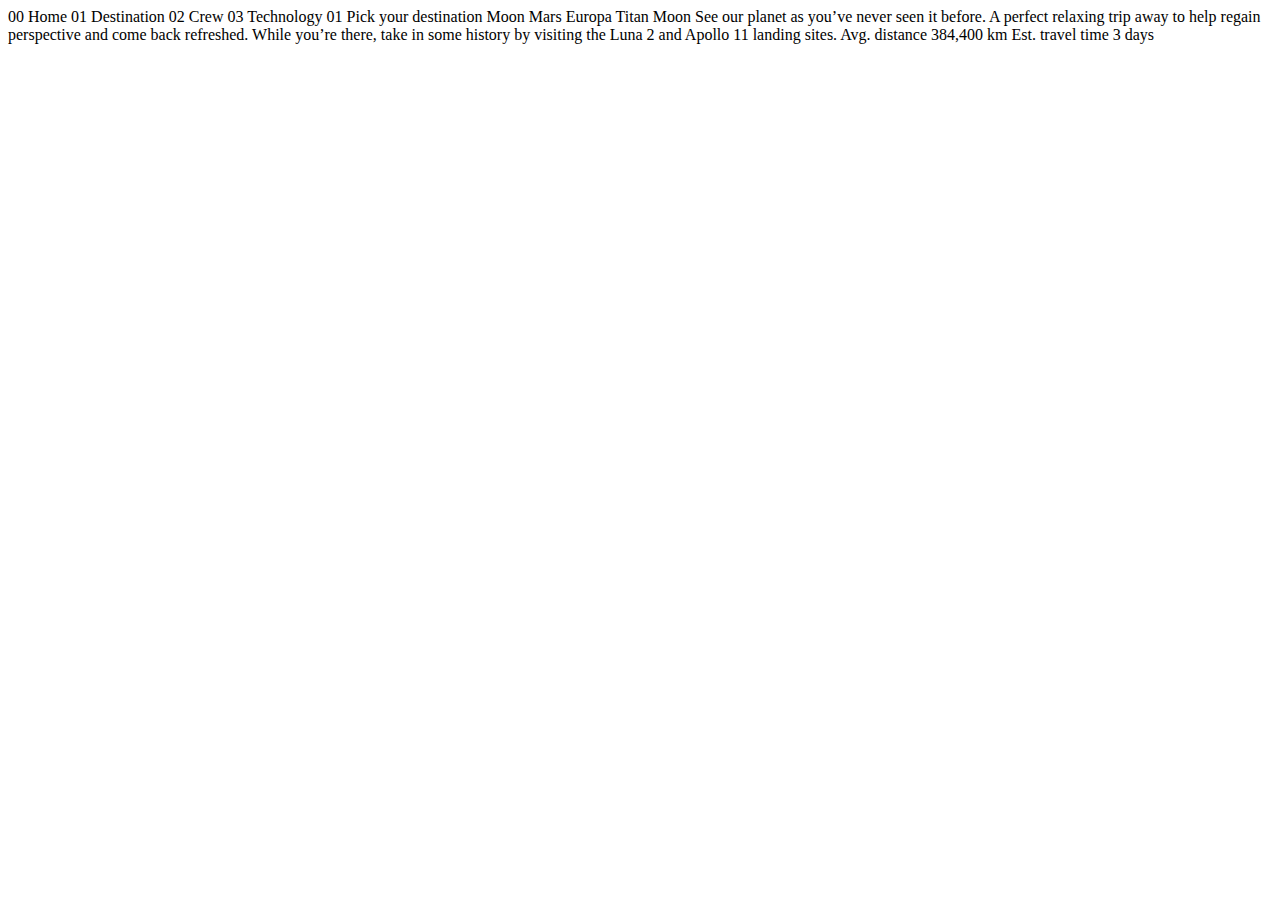
<file: design/space-tourism-website-main/starter-code/destination-moon.html>
<!DOCTYPE html>
<html lang="en">
<head>
  <meta charset="UTF-8">
  <meta name="viewport" content="width=device-width, initial-scale=1.0">

  <link rel="icon" type="image/png" sizes="32x32" href="./assets/favicon-32x32.png">
  
  <title>Frontend Mentor | Space tourism website</title>
</head>
<body>

  00 Home
  01 Destination
  02 Crew
  03 Technology

  01 Pick your destination

  Moon
  Mars
  Europa
  Titan

  Moon

  See our planet as you’ve never seen it before. A perfect relaxing trip away to help 
  regain perspective and come back refreshed. While you’re there, take in some history 
  by visiting the Luna 2 and Apollo 11 landing sites.

  Avg. distance
  384,400 km

  Est. travel time
  3 days
</body>
</html>
</file>
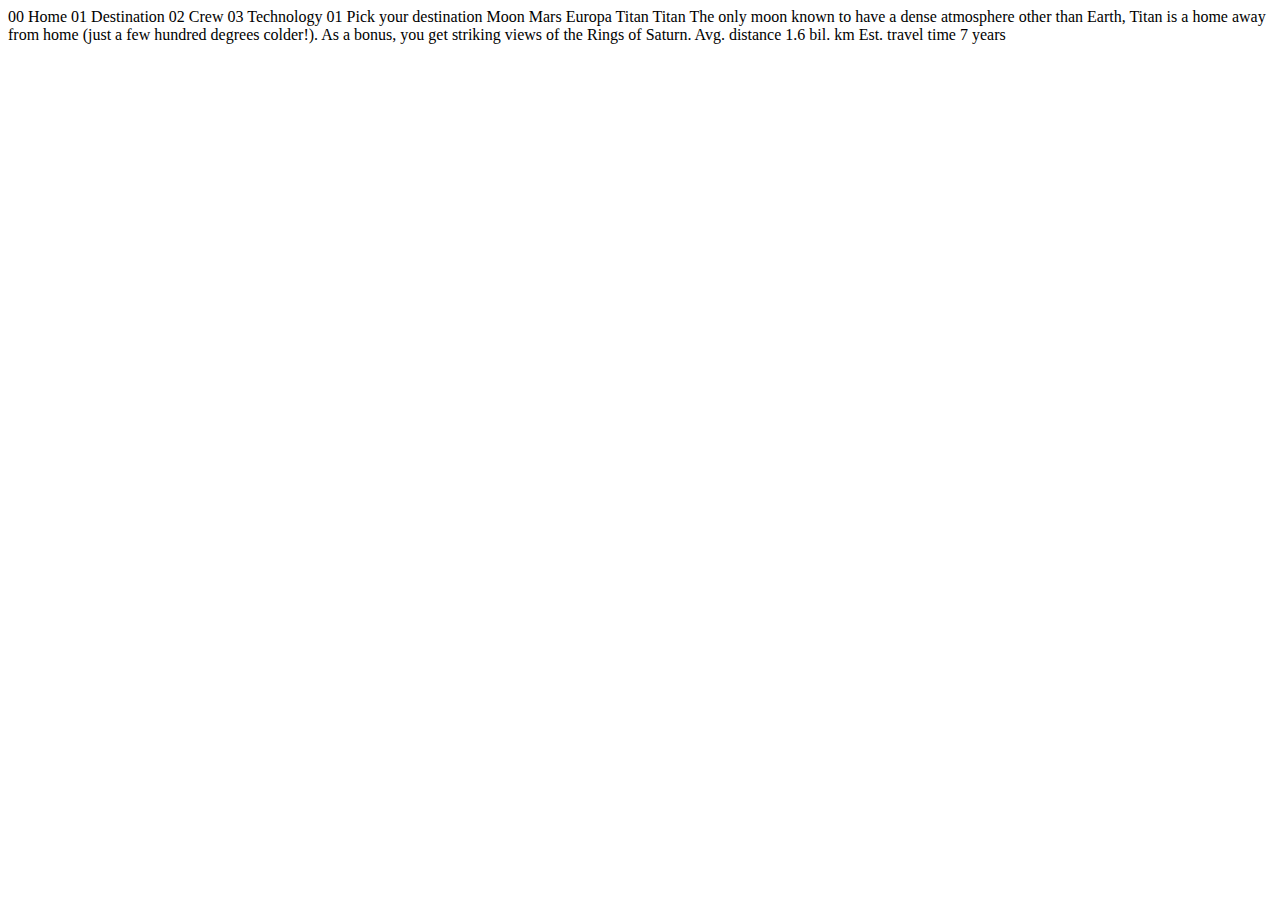
<file: design/space-tourism-website-main/starter-code/destination-titan.html>
<!DOCTYPE html>
<html lang="en">
<head>
  <meta charset="UTF-8">
  <meta name="viewport" content="width=device-width, initial-scale=1.0">

  <link rel="icon" type="image/png" sizes="32x32" href="./assets/favicon-32x32.png">
  
  <title>Frontend Mentor | Space tourism website</title>
</head>
<body>

  00 Home
  01 Destination
  02 Crew
  03 Technology

  01 Pick your destination

  Moon
  Mars
  Europa
  Titan

  Titan

  The only moon known to have a dense atmosphere other than Earth, Titan 
  is a home away from home (just a few hundred degrees colder!). As a 
  bonus, you get striking views of the Rings of Saturn.

  Avg. distance
  1.6 bil. km

  Est. travel time
  7 years
</body>
</html>
</file>
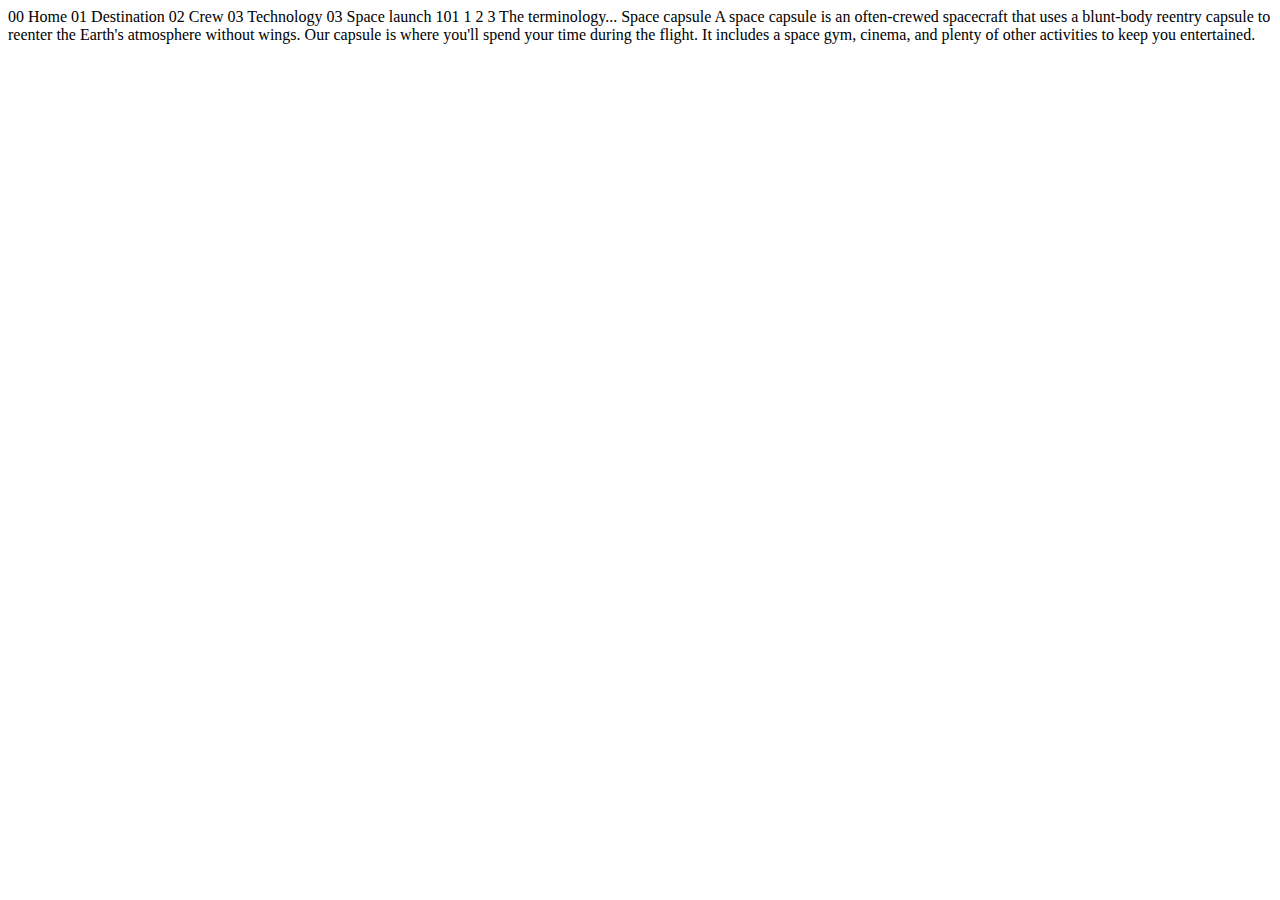
<file: design/space-tourism-website-main/starter-code/technology-capsule.html>
<!DOCTYPE html>
<html lang="en">
<head>
  <meta charset="UTF-8">
  <meta name="viewport" content="width=device-width, initial-scale=1.0">

  <link rel="icon" type="image/png" sizes="32x32" href="./assets/favicon-32x32.png">
  
  <title>Frontend Mentor | Space tourism website</title>
</head>
<body>

  00 Home
  01 Destination
  02 Crew
  03 Technology

  03 Space launch 101

  1
  2
  3

  The terminology...
  Space capsule

  A space capsule is an often-crewed spacecraft that uses a blunt-body reentry 
  capsule to reenter the Earth's atmosphere without wings. Our capsule is where 
  you'll spend your time during the flight. It includes a space gym, cinema, 
  and plenty of other activities to keep you entertained.
</body>
</html>
</file>
<file: css/main.css>
:root {
  /* colors */
  --clr-dark: hsl(230, 35%, 7%);
  --clr-light: hsl(231, 77%, 90%);
  --clr-white: hsl(0, 0%, 100%);
  /* font-sizes */
  --fs-900: clamp(80px, 10vw + 1rem, 150px);
  --fs-800: 56px;
  --fs-700: 24px;
  --fs-600: 16px;
  --fs-500: 16px;
  --fs-400: 15px;
  --fs-300: 16px;
  --fs-200: 14px;
  /* font-families */
  --ff-serif: "Bellefair", serif;
  --ff-sans-cond: "Barlow Condensed", sans-serif;
  --ff-sans-normal: "Barlow", sans-serif;
  --fw-400: 400;
  --fw-700: 700;
}

@media (min-width: 35em) {
  :root {
    --fs-800: 80px;
    --fs-700: 40px;
    --fs-600: 24px;
    --fs-500: 20px;
    --fs-400: 16px;
  }
}

@media (min-width: 50em) {
  :root {
    --fs-800: 100px;
    --fs-700: 56px;
    --fs-600: 32px;
    --fs-500: 28px;
    --fs-400: 18px;
  }
}

* {
  margin: 0;
  padding: 0;
  -webkit-box-sizing: border-box;
          box-sizing: border-box;
}

a {
  text-decoration: none;
}

li {
  list-style-type: none;
}

h1,
h2,
h3,
h4,
h5,
h6,
p {
  font-weight: var(--fw-400);
}

button {
  font: inherit;
  border: none;
}

img {
  max-width: 100%;
  display: block;
}

.flex {
  display: -webkit-box;
  display: -ms-flexbox;
  display: flex;
  gap: var(--gap, 1rem);
}

.basis-equal > * {
  -ms-flex-preferred-size: 100%;
      flex-basis: 100%;
}

.grid {
  display: -ms-grid;
  display: grid;
  gap: var(--gap, 1rem);
}

.flow > *:where(:not(:first-child)) {
  margin-top: var(--flow-space, 1rem);
}

.d-block {
  display: block;
}

.container {
  padding-inline: 2em;
  margin-inline: auto;
  max-width: 80rem;
}

.grid-container {
  text-align: center;
  display: -ms-grid;
  display: grid;
  place-items: center;
  padding-inline: clamp(2rem, 5vw, 3rem);
}

.grid-container * {
  max-width: 50ch;
  margin-inline: auto;
}

@media (min-width: 50rem) {
  .grid-container {
    text-align: left;
    -webkit-column-gap: var(--container-gap, 2rem);
            column-gap: var(--container-gap, 2rem);
    -ms-grid-columns: minmax(2rem, 1fr) (minmax(0, 45rem))[2] minmax(2rem, 1fr);
        grid-template-columns: minmax(2rem, 1fr) repeat(2, minmax(0, 45rem)) minmax(2rem, 1fr);
  }
  .grid-container--home {
    padding-bottom: calc(max(6rem, 20vh));
    -webkit-box-align: end;
        -ms-flex-align: end;
            align-items: end;
  }
  .grid-container > *:first-child {
    -ms-grid-column: 2;
    grid-column: 2;
    margin-right: auto;
  }
  .grid-container > *:last-child {
    -ms-grid-column: 3;
    grid-column: 3;
    margin-left: auto;
  }
}

.text-dark {
  color: var(--clr-dark);
}

.text-light {
  color: var(--clr-light);
}

.text-white {
  color: var(--clr-white);
}

.bg-dark {
  background-color: var(--clr-dark);
}

.bg-light {
  background-color: var(--clr-light);
}

.bg-white {
  background-color: var(--clr-white);
}

.ff-serif {
  font-family: var(--ff-serif);
}

.ff-sans-cond {
  font-family: var(--ff-sans-cond);
}

.ff-sans-normal {
  font-family: var(--ff-sans-normal);
}

.letter-spacing-1 {
  letter-spacing: 4.75px;
}

.letter-spacing-2 {
  letter-spacing: 2.7px;
}

.letter-spacing-3 {
  letter-spacing: 2.35px;
}

.uppercase {
  text-transform: uppercase;
}

.fs-900 {
  font-size: var(--fs-900);
}

.fs-800 {
  font-size: var(--fs-800);
}

.fs-700 {
  font-size: var(--fs-700);
}

.fs-600 {
  font-size: var(--fs-600);
}

.fs-500 {
  font-size: var(--fs-500);
}

.fs-400 {
  font-size: var(--fs-400);
}

.fs-300 {
  font-size: var(--fs-300);
}

.fs-200 {
  font-size: var(--fs-200);
}

.text-opacity-5 {
  opacity: .5;
}

body {
  font-family: var(--ff-sans-normal);
  font-size: var(--fs-400);
  color: var(--clr-white);
  background-color: var(--clr-dark);
  line-height: 1.5;
  min-height: 100vh;
  overflow-x: hidden;
  display: -ms-grid;
  display: grid;
  -ms-grid-rows: min-content 1fr;
      grid-template-rows: -webkit-min-content 1fr;
      grid-template-rows: min-content 1fr;
}

/* ------------------- */
/* Page specific       */
/* ------------------- */
/* home */
.home {
  background-image: url(./../assets/home/background-home-mobile.jpg);
  background-repeat: no-repeat;
  background-size: cover;
  background-position: bottom center;
}

.grid-container--home > div {
  margin-inline: 0;
}

@media (min-width: 35rem) {
  .home {
    background-image: url(./../assets/home/background-home-tablet.jpg);
  }
}

@media (min-width: 50rem) {
  .home {
    background-image: url(./../assets/home/background-home-desktop.jpg);
  }
}

/* destination */
.destination {
  background-image: url(./../assets/destination/background-destination-mobile.jpg);
  background-repeat: no-repeat;
  background-size: cover;
}

.grid-container--destination {
  -ms-grid-rows: min-content 1fr;
      grid-template-rows: -webkit-min-content 1fr;
      grid-template-rows: min-content 1fr;
  --gap: 0rem;
}

.grid-container--destination .numbered-title {
  margin-inline: auto;
  text-align: center;
}

.grid-container--destination .underline-indicators {
  -webkit-box-pack: center;
      -ms-flex-pack: center;
          justify-content: center;
}

.grid-container--destination > div {
  -ms-flex-item-align: start;
      align-self: flex-start;
}

.destination--info .underline-indicators {
  max-width: 300px;
}

.destination--info .underline-indicators li {
  padding-inline: .5rem;
}

.destination--planet {
  margin-inline: auto;
  width: 100%;
  max-width: 100%;
}

.destination--planet img {
  max-width: 200px;
  display: none;
}

.destination--description {
  padding-bottom: 2rem;
  margin-bottom: 2rem;
  border-bottom: 1px solid rgba(255, 255, 255, 0.25);
}

.destination--description > .fs-900 {
  margin-block: -.75rem;
}

.destination--numbers {
  height: 140px;
  margin: 0;
  -webkit-box-pack: justify;
      -ms-flex-pack: justify;
          justify-content: space-between;
  -webkit-box-orient: vertical;
  -webkit-box-direction: normal;
      -ms-flex-direction: column;
          flex-direction: column;
}

.destination--numbers p {
  font-size: 28px;
}

.destination--numbers div {
  --flow-space: 0rem;
}

@media (min-width: 35rem) {
  .destination {
    background-image: url(../assets/destination/background-destination-tablet.jpg);
  }
  .grid-container--destination {
    --gap: 0rem;
  }
  .grid-container--destination .numbered-title {
    margin-inline: 1rem 0;
    margin-bottom: 4rem;
    text-align: left;
  }
  .destination--info .underline-indicators {
    max-width: 300px;
  }
  .destination--info .underline-indicators li {
    padding-inline: .5rem;
  }
  .destination header {
    margin-bottom: 3rem;
  }
  .destination--planet img {
    max-width: 50%;
  }
  .destination--info .underline-indicators li {
    margin-inline: 1rem;
  }
  .destination--numbers {
    -webkit-box-orient: horizontal;
    -webkit-box-direction: normal;
        -ms-flex-direction: row;
            flex-direction: row;
  }
}

@media (min-width: 50rem) {
  .destination {
    background-image: url(./../assets/destination/background-destination-desktop.jpg);
  }
  .destination--planet img {
    max-width: 500px;
    width: 100%;
  }
  .destination--info {
    margin-top: 5rem;
  }
  .destination--numbers {
    -webkit-box-pack: start;
        -ms-flex-pack: start;
            justify-content: start;
  }
  .destination--numbers > div:first-child {
    margin-inline: 0 clamp(4rem, 7vw, 7rem);
  }
  .destination--numbers > div:last-child {
    margin: 0;
  }
  .destination--numbers div {
    --flow-space: .5rem;
  }
  .destination--info .underline-indicators {
    max-width: none;
    -webkit-box-pack: start;
        -ms-flex-pack: start;
            justify-content: start;
  }
  .destination--info .underline-indicators li:first-child {
    margin-left: 0;
  }
}

/* crew */
.crew {
  background-color: rgba(15, 15, 19, 0.65);
  background-image: url(../assets/crew/background-crew-mobile.jpg);
  background-blend-mode: darken;
  background-repeat: no-repeat;
  background-position: center;
  background-size: cover;
}

.grid-container--crew {
  -ms-grid-rows: 50px minmax(150px, 250px) minmax(250px, 275px);
      grid-template-rows: 50px minmax(150px, 250px) minmax(250px, 275px);
}

.grid-container .crew-details {
  margin-inline: auto;
}

.grid-container p {
  max-width: 50ch;
}

.crew__members {
  border-bottom: 1px solid #383B4B;
  max-width: 75ch;
  width: 100%;
}

.crew__member {
  height: 15rem;
  padding-left: 10px;
  margin-top: -20px;
  display: none;
}

.crew__nav {
  width: -webkit-min-content;
  width: -moz-min-content;
  width: min-content;
}

.crew-details {
  display: -webkit-box;
  display: -ms-flexbox;
  display: flex;
  -webkit-box-orient: vertical;
  -webkit-box-direction: normal;
      -ms-flex-direction: column;
          flex-direction: column;
}

.crew-details h2 {
  margin-top: 1.5rem;
}

.crew-details h1 {
  margin-top: .2rem;
}

.crew-details p {
  margin-top: .75rem;
  line-height: 1.65rem;
}

@media (min-width: 35rem) {
  .crew {
    background-image: url(../assets/crew/background-crew-tablet.jpg);
  }
  .crew-details nav {
    -webkit-box-ordinal-group: 3;
        -ms-flex-order: 2;
            order: 2;
    margin-top: 3rem;
  }
  .crew-details > div {
    -webkit-box-ordinal-group: 2;
        -ms-flex-order: 1;
            order: 1;
  }
  .crew-details h2 {
    margin-top: 0;
  }
  .crew-details h1 {
    margin-top: .2rem;
  }
  .crew-details p {
    line-height: 1.65rem;
  }
  .grid-container--crew {
    -ms-grid-rows: initial;
        grid-template-rows: initial;
  }
  .grid-container--crew .numbered-title {
    margin: 1rem auto 0 0;
  }
  .grid-container--crew .numbered-title {
    -webkit-box-ordinal-group: 2;
        -ms-flex-order: 1;
            order: 1;
  }
  .grid-container--crew .crew-details {
    -webkit-box-ordinal-group: 3;
        -ms-flex-order: 2;
            order: 2;
  }
  .grid-container--crew .crew__members {
    -webkit-box-ordinal-group: 4;
        -ms-flex-order: 3;
            order: 3;
  }
  .crew__members {
    place-self: flex-end;
    border: none;
  }
  .crew__member {
    height: 35rem;
  }
}

@media (min-width: 50rem) {
  .grid-container--crew {
    -ms-grid-rows: min-content 1fr;
        grid-template-rows: -webkit-min-content 1fr;
        grid-template-rows: min-content 1fr;
        grid-template-areas: 'space title img space2' 'space content img space2';
  }
  .grid-container--crew .numbered-title {
    -ms-grid-row: 1;
    -ms-grid-column: 2;
    grid-area: title;
  }
  .grid-container .crew-details {
    margin-left: 0;
    display: -webkit-box;
    display: -ms-flexbox;
    display: flex;
    -webkit-box-orient: vertical;
    -webkit-box-direction: normal;
        -ms-flex-direction: column;
            flex-direction: column;
    -webkit-box-pack: end;
        -ms-flex-pack: end;
            justify-content: flex-end;
    -ms-flex-item-align: end;
        align-self: flex-end;
    margin-bottom: 5rem;
  }
  .crew .crew__nav {
    margin-inline: 0;
    margin-top: 7.5rem;
  }
  .crew-details {
    -ms-grid-row: 2;
    -ms-grid-column: 2;
    grid-area: content;
    -ms-grid-column: 2 !important;
    grid-column: 2 !important;
    max-width: 50ch;
  }
  .crew-details p {
    max-width: 45ch;
    margin-inline: 0;
  }
  .crew__members {
    -ms-grid-row: 1;
    -ms-grid-row-span: 2;
    -ms-grid-column: 3;
    grid-area: img;
  }
  .crew__member {
    width: 100%;
    height: auto;
    max-width: 34rem;
  }
  .img-smaller {
    max-width: 30rem;
  }
  .crew {
    background-image: url(../assets/crew/background-crew-desktop.jpg);
  }
}

.numbered-title {
  font-family: var(--ff-sans-cond);
  font-size: var(--fs-500);
  letter-spacing: 4.75px;
  text-transform: uppercase;
}

.numbered-title span {
  font-weight: 700;
  opacity: 25%;
  padding-right: .65em;
}

@media (min-width: 35rem) {
  .numbered-title {
    font-size: var(--fs-500);
  }
}

@media (min-width: 50rem) {
  .numbered-title {
    font-size: var(--fs-500);
  }
}

.primary-header {
  -webkit-box-pack: justify;
      -ms-flex-pack: justify;
          justify-content: space-between;
  -webkit-box-align: center;
      -ms-flex-align: center;
          align-items: center;
}

.primary-navigation {
  padding: 0;
  --gap: clamp(1rem, 5vw, 2.5rem);
  --underline-gap: 2rem;
  z-index: 100;
  background: rgba(12, 14, 24, 0.95);
}

.primary-navigation a > span {
  padding-right: .5rem;
  font-weight: var(--fw-700);
}

.logo {
  margin: 1.5rem clamp(2rem, 5vw, 3rem);
}

@supports ((-webkit-backdrop-filter: blur(50px)) or (backdrop-filter: blur(50px))) {
  .primary-navigation {
    background: rgba(255, 255, 255, 0.05);
    -webkit-backdrop-filter: blur(50px);
            backdrop-filter: blur(50px);
  }
}

@-moz-document url-prefix() {
  .primary-navigation {
    background: rgba(12, 14, 24, 0.95);
  }
}

@media (max-width: 35rem) {
  .primary-navigation {
    padding: calc(min(20rem, 10vh)) 2rem;
    -webkit-box-orient: vertical;
    -webkit-box-direction: normal;
        -ms-flex-direction: column;
            flex-direction: column;
    position: fixed;
    inset: 0 0 0 30%;
    z-index: 100;
    -webkit-transition: -webkit-transform 400ms ease-in-out;
    transition: -webkit-transform 400ms ease-in-out;
    transition: transform 400ms ease-in-out;
    transition: transform 400ms ease-in-out, -webkit-transform 400ms ease-in-out;
    -webkit-transform: translateX(100%);
            transform: translateX(100%);
  }
  .mobile-nav-toggle {
    cursor: pointer;
    display: block;
    background-image: url(../assets/shared/icon-hamburger.svg);
    background-repeat: no-repeat;
    background-color: transparent;
    position: fixed;
    top: 2rem;
    right: 1rem;
    width: 1.5rem;
    aspect-ratio: 1;
    z-index: 101;
  }
  .mobile-nav-active {
    background-image: url(../assets/shared/icon-close.svg);
  }
  .primary-nav-active {
    -webkit-transform: translateX(0);
            transform: translateX(0);
  }
  .mobile-nav-toggle:focus-visible {
    outline: 5px solid white;
    outline-offset: 5px;
  }
}

@media (min-width: 35rem) and (max-width: 50rem) {
  .primary-navigation a > span {
    display: none;
  }
  .primary-navigation {
    padding-inline: 3rem;
    height: 100%;
  }
  nav {
    height: 100%;
  }
}

@media (min-width: 50rem) {
  .primary-header {
    margin-block: 2.25rem;
    --gap: 0;
  }
  .primary-header::after {
    content: '';
    display: block;
    position: relative;
    height: 1px;
    background-color: rgba(255, 255, 255, 0.2);
    -webkit-box-flex: 1;
        -ms-flex: 1;
            flex: 1;
    max-width: 600px;
    margin-right: -2rem;
    -ms-flex-item-align: center;
        -ms-grid-row-align: center;
        align-self: center;
    margin-left: auto;
    -webkit-box-ordinal-group: 3;
        -ms-flex-order: 2;
            order: 2;
  }
  .primary-header > div {
    -webkit-box-ordinal-group: 2;
        -ms-flex-order: 1;
            order: 1;
  }
  .primary-header > nav {
    -webkit-box-ordinal-group: 4;
        -ms-flex-order: 3;
            order: 3;
  }
  .primary-navigation {
    padding-inline: clamp(1rem, 5vw, 7rem) clamp(2rem, 5vw, 8rem);
  }
}

.underline-indicators > * {
  cursor: pointer;
  padding: var(--underline-gap, 1rem) 0;
  border-bottom: 2px solid rgba(255, 255, 255, 0);
}

.underline-indicators > *:hover, .underline-indicators > *:focus {
  border-bottom: 2px solid rgba(255, 255, 255, 0.5);
}

.underline-indicators > .active {
  border-bottom: 2px solid var(--clr-white);
}

@media (max-width: 35rem) {
  .underline-indicators > * {
    cursor: pointer;
    padding: .75rem;
    border-bottom: none;
  }
  .underline-indicators > *:hover, .underline-indicators > *:focus {
    border-bottom: none;
  }
  .underline-indicators > .active {
    border-bottom: none;
  }
}

.tab-nav {
  --gap: 2rem;
  -webkit-box-pack: center;
      -ms-flex-pack: center;
          justify-content: center;
  --underline-gap: .75rem;
}

.btn-large {
  position: relative;
  display: -ms-inline-grid;
  display: inline-grid;
  place-items: center;
  aspect-ratio: 1;
  padding: 0 2em;
  background-color: var(--clr-white);
  border-radius: 50%;
  font-size: 32px;
}

.btn-large::after {
  content: '';
  position: absolute;
  z-index: -1;
  background-color: rgba(151, 151, 151, 0.25);
  width: 100%;
  height: 100%;
  border-radius: 50%;
  opacity: 0;
  -webkit-transition: opacity 500ms linear, -webkit-transform 500ms ease-out;
  transition: opacity 500ms linear, -webkit-transform 500ms ease-out;
  transition: opacity 500ms linear, transform 500ms ease-out;
  transition: opacity 500ms linear, transform 500ms ease-out, -webkit-transform 500ms ease-out;
}

.btn-large:hover::after,
.btn-large:focus::after {
  -webkit-transform: scale(1.5);
          transform: scale(1.5);
  opacity: 1;
}

.dot-indicators > * {
  border-radius: 50%;
  padding: 5px;
  background-color: rgba(151, 151, 151, 0.25);
}

.dot-indicators > *:hover {
  background-color: rgba(151, 151, 151, 0.75);
}

.dot-indicators > .active {
  background-color: var(--clr-white);
}

@media (min-width: 50rem) {
  .dot-indicators > * {
    padding: 7.5px;
  }
}

.count-indicators > * {
  width: 80px;
  border-radius: 50%;
  border: 2px solid var(--clr-white);
  display: -ms-grid;
  display: grid;
  place-items: center;
  aspect-ratio: 1;
  height: -webkit-min-content;
  height: -moz-min-content;
  height: min-content;
}

.count-indicators > *:hover, .count-indicators > *:focus {
  background-color: var(--clr-white);
  color: var(--clr-dark);
}

.active-img {
  display: block !important;
}
/*# sourceMappingURL=main.css.map */
</file>
